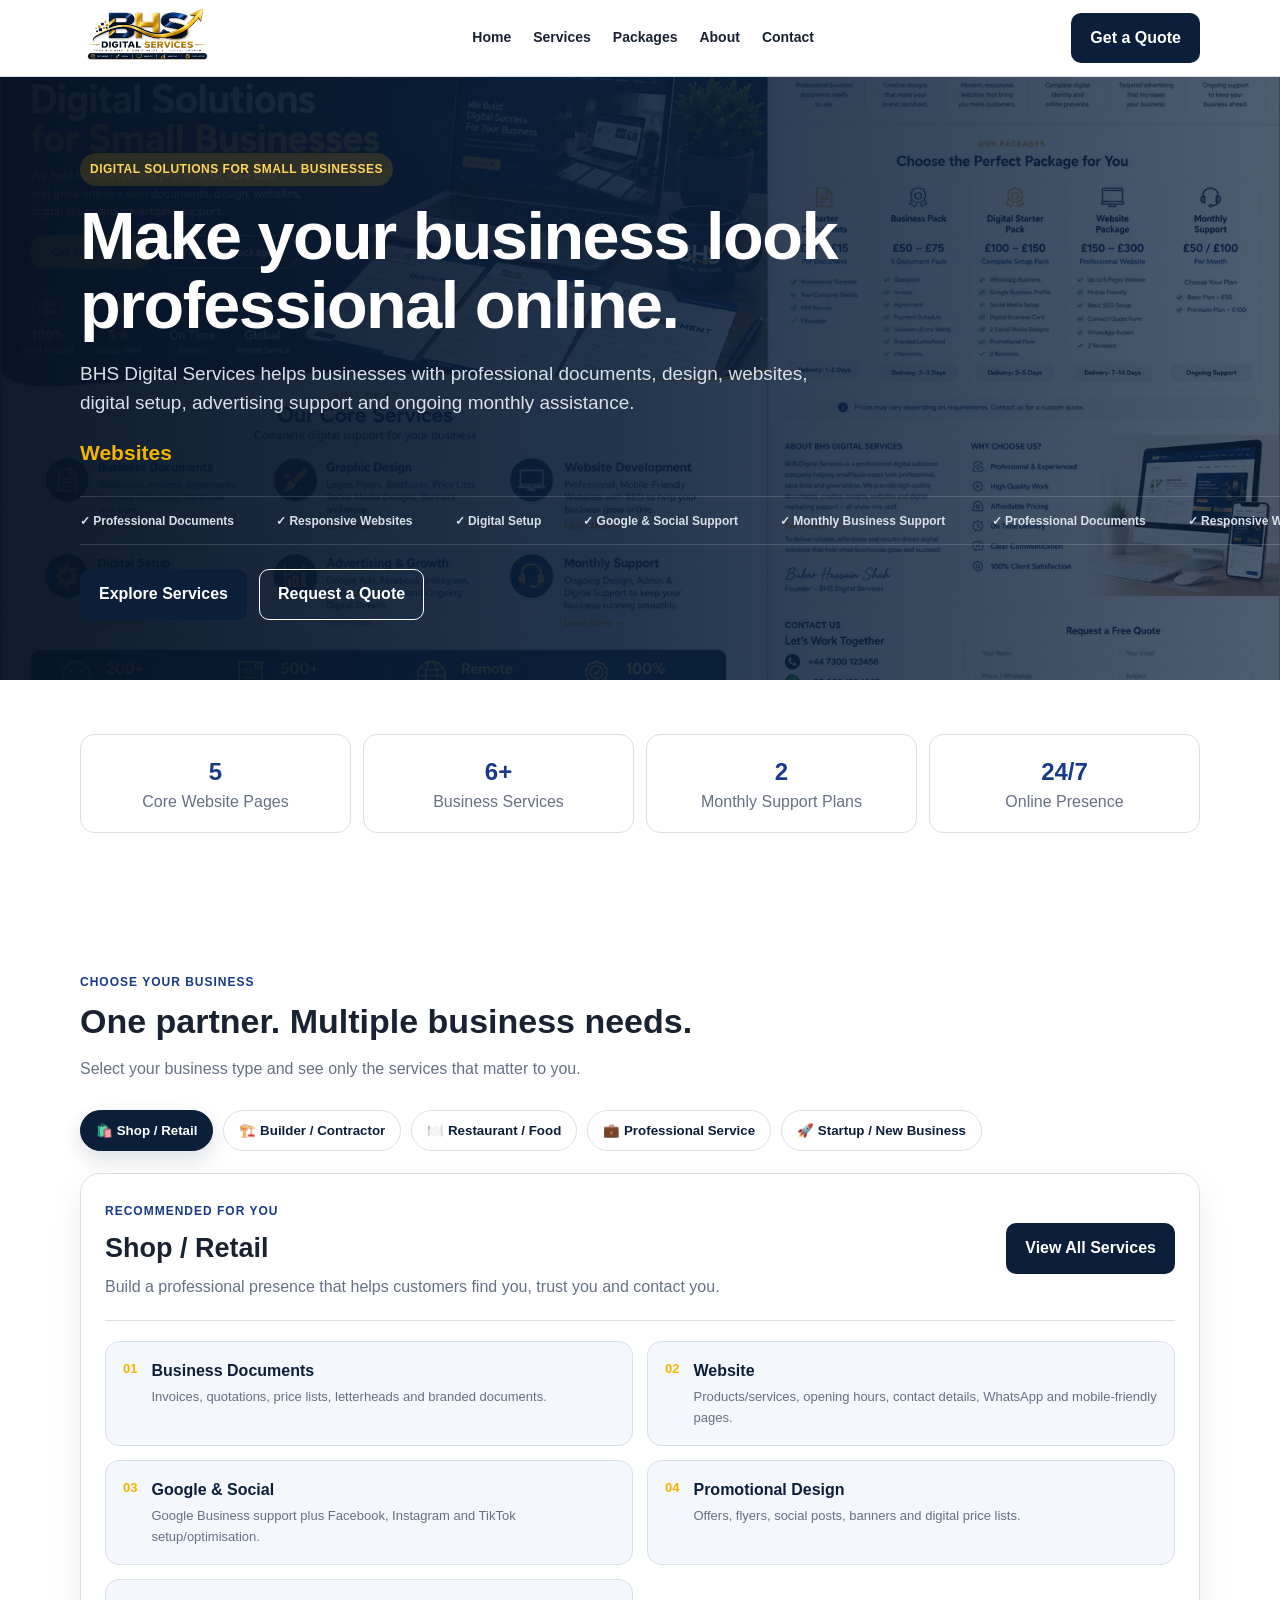
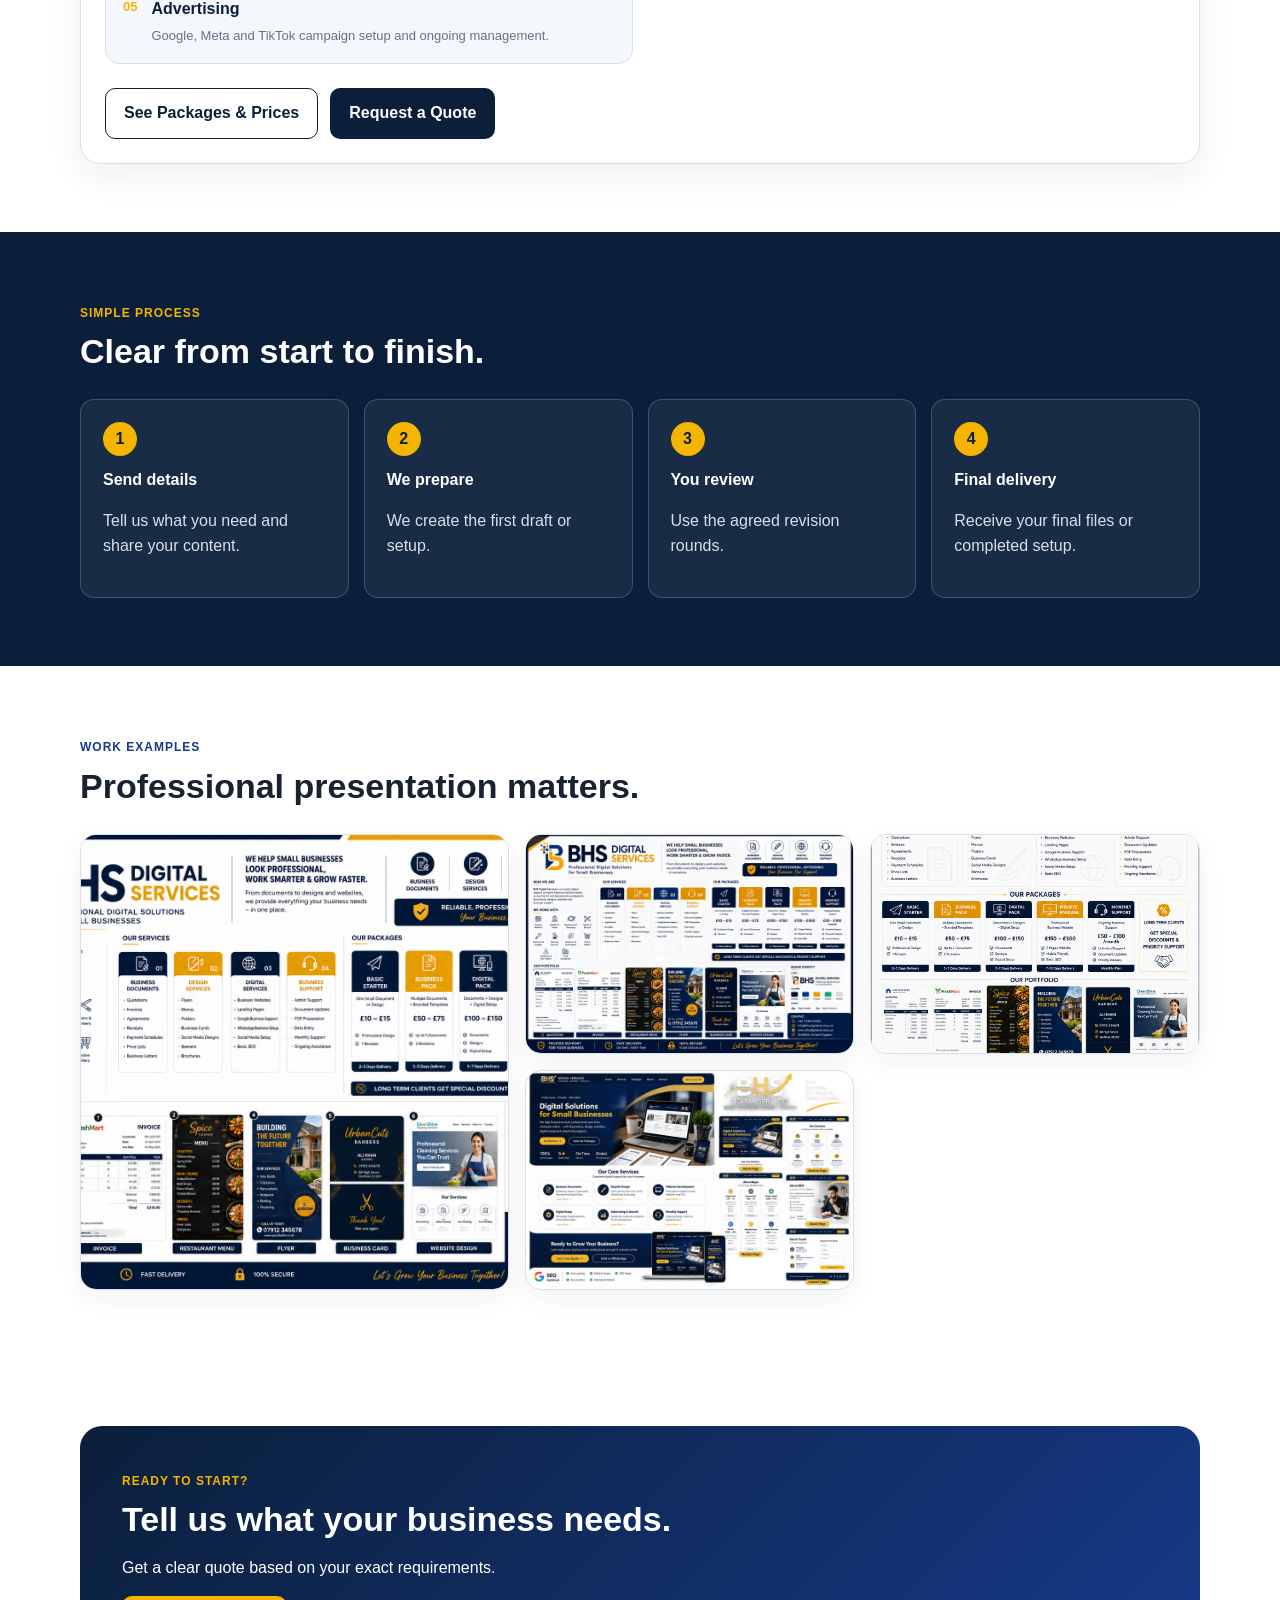
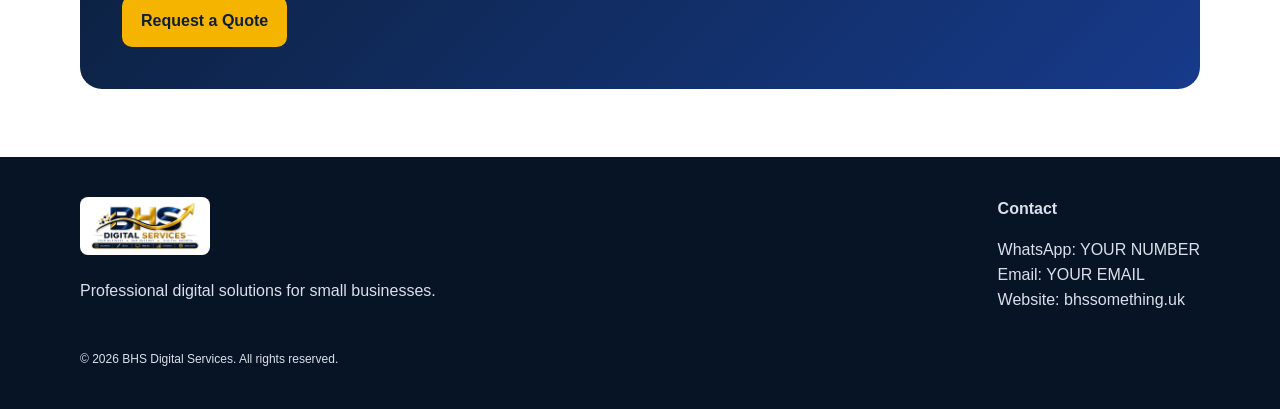
<file: index.html>
<!doctype html><html lang="en"><head>
<meta charset="utf-8"><meta name="viewport" content="width=device-width,initial-scale=1">
<title>BHS Digital Services | Websites, Documents & Digital Support</title><meta name="description" content="BHS Digital Services provides professional websites, business documents, design, digital setup, advertising support and monthly services for small businesses.">
<meta name="robots" content="index,follow"><meta name="theme-color" content="#0b1f3a">
<link rel="canonical" href="https://YOUR-DOMAIN.example/index.html">
<meta property="og:title" content="BHS Digital Services | Websites, Documents & Digital Support"><meta property="og:description" content="BHS Digital Services provides professional websites, business documents, design, digital setup, advertising support and monthly services for small businesses.">
<meta property="og:type" content="website"><link rel="stylesheet" href="assets/style.css">
</head><body><header><div class="container nav">
<a href="index.html"><img class="logo" src="assets/logo.png" alt="BHS Digital Services logo"></a>
<nav class="navlinks" id="mainNav">
  <a href="index.html">Home</a>
  <a href="services.html">Services</a>
  <a href="packages.html">Packages</a>
  <a href="about.html">About</a>
  <a href="contact.html">Contact</a>
</nav>

<a class="btn btn-primary header-quote" href="contact.html">Get a Quote</a>

<button class="menu-toggle" id="menuToggle" aria-label="Open menu" aria-expanded="false">
  ☰
</button>
</div></header><main>
<section class="hero"><div class="container hero-grid">
<div><span class="eyebrow">DIGITAL SOLUTIONS FOR SMALL BUSINESSES</span>
<h1>Make your business look professional online.</h1>
<p class="lead">BHS Digital Services helps businesses with professional documents, design, websites, digital setup, advertising support and ongoing monthly assistance.</p>
<div class="rolling-wrap" aria-live="polite"><span id="rollingWord" class="roll-word">Websites</span></div>
<div class="marquee"><div class="marquee-track">
<span>✓ Professional Documents</span><span>✓ Responsive Websites</span><span>✓ Digital Setup</span><span>✓ Google & Social Support</span><span>✓ Monthly Business Support</span>
<span>✓ Professional Documents</span><span>✓ Responsive Websites</span><span>✓ Digital Setup</span><span>✓ Google & Social Support</span><span>✓ Monthly Business Support</span>
</div></div>
<div class="actions"><a class="btn btn-primary" href="services.html">Explore Services</a><a class="btn btn-outline" href="contact.html">Request a Quote</a></div></div>
<div><img class="hero-img" src="assets/brand-showcase.png" alt="BHS Digital Services website and digital service showcase"></div>
</div></section>
<section style="padding-top:28px"><div class="container">
<div class="statbar">
<div class="stat"><b>5</b><span class="muted">Core Website Pages</span></div>
<div class="stat"><b>6+</b><span class="muted">Business Services</span></div>
<div class="stat"><b>2</b><span class="muted">Monthly Support Plans</span></div>
<div class="stat"><b>24/7</b><span class="muted">Online Presence</span></div>
</div></div></section>

<section id="business-needs">
<div class="container">
  <div class="section-head">
    <span class="kicker">Choose your business</span>
    <h2>One partner. Multiple business needs.</h2>
    <p class="muted">Select your business type and see only the services that matter to you.</p>
  </div>

  <div class="business-selector" role="tablist" aria-label="Business types">
    <button class="business-tab active" data-business="shop" role="tab">🛍️ Shop / Retail</button>
    <button class="business-tab" data-business="builder" role="tab">🏗️ Builder / Contractor</button>
    <button class="business-tab" data-business="restaurant" role="tab">🍽️ Restaurant / Food</button>
    <button class="business-tab" data-business="professional" role="tab">💼 Professional Service</button>
    <button class="business-tab" data-business="startup" role="tab">🚀 Startup / New Business</button>
  </div>

  <div id="businessContent" class="business-content"></div>
</div>
</section>

<script>
const businessData = {
 shop:{
  title:"Shop / Retail",
  intro:"Build a professional presence that helps customers find you, trust you and contact you.",
  services:[
   ["Business Documents","Invoices, quotations, price lists, letterheads and branded documents."],
   ["Website","Products/services, opening hours, contact details, WhatsApp and mobile-friendly pages."],
   ["Google & Social","Google Business support plus Facebook, Instagram and TikTok setup/optimisation."],
   ["Promotional Design","Offers, flyers, social posts, banners and digital price lists."],
   ["Advertising","Google, Meta and TikTok campaign setup and ongoing management."]
  ]
 },
 builder:{
  title:"Builder / Contractor",
  intro:"Present your building business professionally and make quotations, agreements and project information easy to understand.",
  services:[
   ["Professional Documents","Quotations, invoices, agreements, payment schedules, variations and branded letterheads."],
   ["Contractor Website","Services, projects, before/after work, enquiry forms, WhatsApp and mobile-first design."],
   ["Google Presence","Google Business support so local customers can discover your services."],
   ["Social Media","Facebook, Instagram and TikTok pages, project posts and promotional graphics."],
   ["Lead Advertising","Google, Meta and TikTok campaigns designed to generate local enquiries."]
  ]
 },
 restaurant:{
  title:"Restaurant / Food",
  intro:"Make your food business easy to discover, view and contact online.",
  services:[
   ["Digital Menu","Professional menu design for WhatsApp, website and social media."],
   ["Website","Menu, offers, location, opening hours, contact and mobile-friendly pages."],
   ["Google Business","Profile support, business information and local visibility setup."],
   ["Social Media","Instagram, Facebook and TikTok content, offers and promotional designs."],
   ["Advertising","Local campaigns to promote offers, launches and delivery/contact enquiries."]
  ]
 },
 professional:{
  title:"Professional Service",
  intro:"Give your service business a polished identity and a clear way for clients to contact you.",
  services:[
   ["Business Documents","Quotes, invoices, agreements, proposals, letterheads and branded PDFs."],
   ["Professional Website","Services, about, testimonials, contact, enquiry forms and responsive design."],
   ["Google & Social","Business profile and social account setup/optimisation."],
   ["Branding & Design","Digital business cards, social graphics, brochures and promotional material."],
   ["Advertising","Google, Meta and TikTok campaign setup and management."]
  ]
 },
 startup:{
  title:"Startup / New Business",
  intro:"Start with the essentials and build a professional business presence without paying for things you do not need.",
  services:[
   ["Business Identity","Logo, colours, digital business card and professional document style."],
   ["Starter Documents","Quotation, invoice, agreement and letterhead templates."],
   ["Online Presence","Website, Google Business support and social profile setup."],
   ["Launch Designs","Flyer, launch post, offer graphic and basic promotional assets."],
   ["Growth Support","Monthly support and advertising management when you are ready to grow."]
  ]
 }
};

function renderBusiness(key){
 const d=businessData[key];
 document.getElementById("businessContent").innerHTML =
 `<div class="business-panel reveal">
   <div class="business-panel-head">
    <div><span class="kicker">Recommended for you</span><h3>${d.title}</h3><p>${d.intro}</p></div>
    <a class="btn btn-primary" href="services.html">View All Services</a>
   </div>
   <div class="business-service-grid">
    ${d.services.map((x,i)=>`<div class="business-service"><span>${String(i+1).padStart(2,"0")}</span><div><h4>${x[0]}</h4><p>${x[1]}</p></div></div>`).join("")}
   </div>
   <div class="actions"><a class="btn btn-outline" href="packages.html">See Packages & Prices</a><a class="btn btn-primary" href="contact.html">Request a Quote</a></div>
  </div>`;
}
document.querySelectorAll(".business-tab").forEach(btn=>{
 btn.addEventListener("click",()=>{
  document.querySelectorAll(".business-tab").forEach(b=>b.classList.remove("active"));
  btn.classList.add("active");
  renderBusiness(btn.dataset.business);
 });
});
renderBusiness("shop");
</script>

<section class="band"><div class="container"><div class="section-head"><span class="kicker" style="color:#f5b400">Simple process</span><h2>Clear from start to finish.</h2></div>
<div class="steps"><div class="step"><div class="num">1</div><b>Send details</b><p class="muted">Tell us what you need and share your content.</p></div><div class="step"><div class="num">2</div><b>We prepare</b><p class="muted">We create the first draft or setup.</p></div><div class="step"><div class="num">3</div><b>You review</b><p class="muted">Use the agreed revision rounds.</p></div><div class="step"><div class="num">4</div><b>Final delivery</b><p class="muted">Receive your final files or completed setup.</p></div></div></div></section>
<section><div class="container"><div class="section-head"><span class="kicker">Work examples</span><h2>Professional presentation matters.</h2></div>
<div class="gallery"><img src="assets/portfolio-branding.png" alt="BHS branding example"><img src="assets/portfolio-documents.png" alt="BHS business document design"><img src="assets/portfolio-marketing.png" alt="BHS marketing design"><img src="assets/portfolio-ui.png" alt="BHS website interface design"></div></div></section>
<section><div class="container"><div class="cta"><span class="kicker" style="color:#f5b400">Ready to start?</span><h2>Tell us what your business needs.</h2><p>Get a clear quote based on your exact requirements.</p><a class="btn btn-gold" href="contact.html">Request a Quote</a></div></div></section>
<script>
const words=["Websites","Business Documents","Branding & Design","Digital Setup","Google & Social Ads","Monthly Support"];
let wi=0;
const rw=document.getElementById("rollingWord");
setInterval(()=>{wi=(wi+1)%words.length;rw.classList.remove("roll-word");void rw.offsetWidth;rw.textContent=words[wi];rw.classList.add("roll-word")},1900);
</script></main><footer><div class="container footer-grid">
<div><img class="footer-logo" src="assets/logo.png" alt="BHS Digital Services"><p>Professional digital solutions for small businesses.</p></div>
<div><strong>Contact</strong><p>WhatsApp: YOUR NUMBER<br>Email: YOUR EMAIL<br>Website: bhssomething.uk</p></div>
</div><div class="container" style="margin-top:22px;font-size:12px">© 2026 BHS Digital Services. All rights reserved.</div></footer><script>
const menuToggle = document.getElementById('menuToggle');
const mainNav = document.getElementById('mainNav');

if (menuToggle && mainNav) {
  menuToggle.addEventListener('click', function () {
    const isOpen = mainNav.classList.toggle('menu-open');

    menuToggle.setAttribute(
      'aria-expanded',
      isOpen ? 'true' : 'false'
    );

    menuToggle.innerHTML = isOpen ? '✕' : '☰';
  });

  mainNav.querySelectorAll('a').forEach(function(link) {
    link.addEventListener('click', function() {
      mainNav.classList.remove('menu-open');
      menuToggle.setAttribute('aria-expanded', 'false');
      menuToggle.innerHTML = '☰';
    });
  });
}
</script></body></html>
</file>
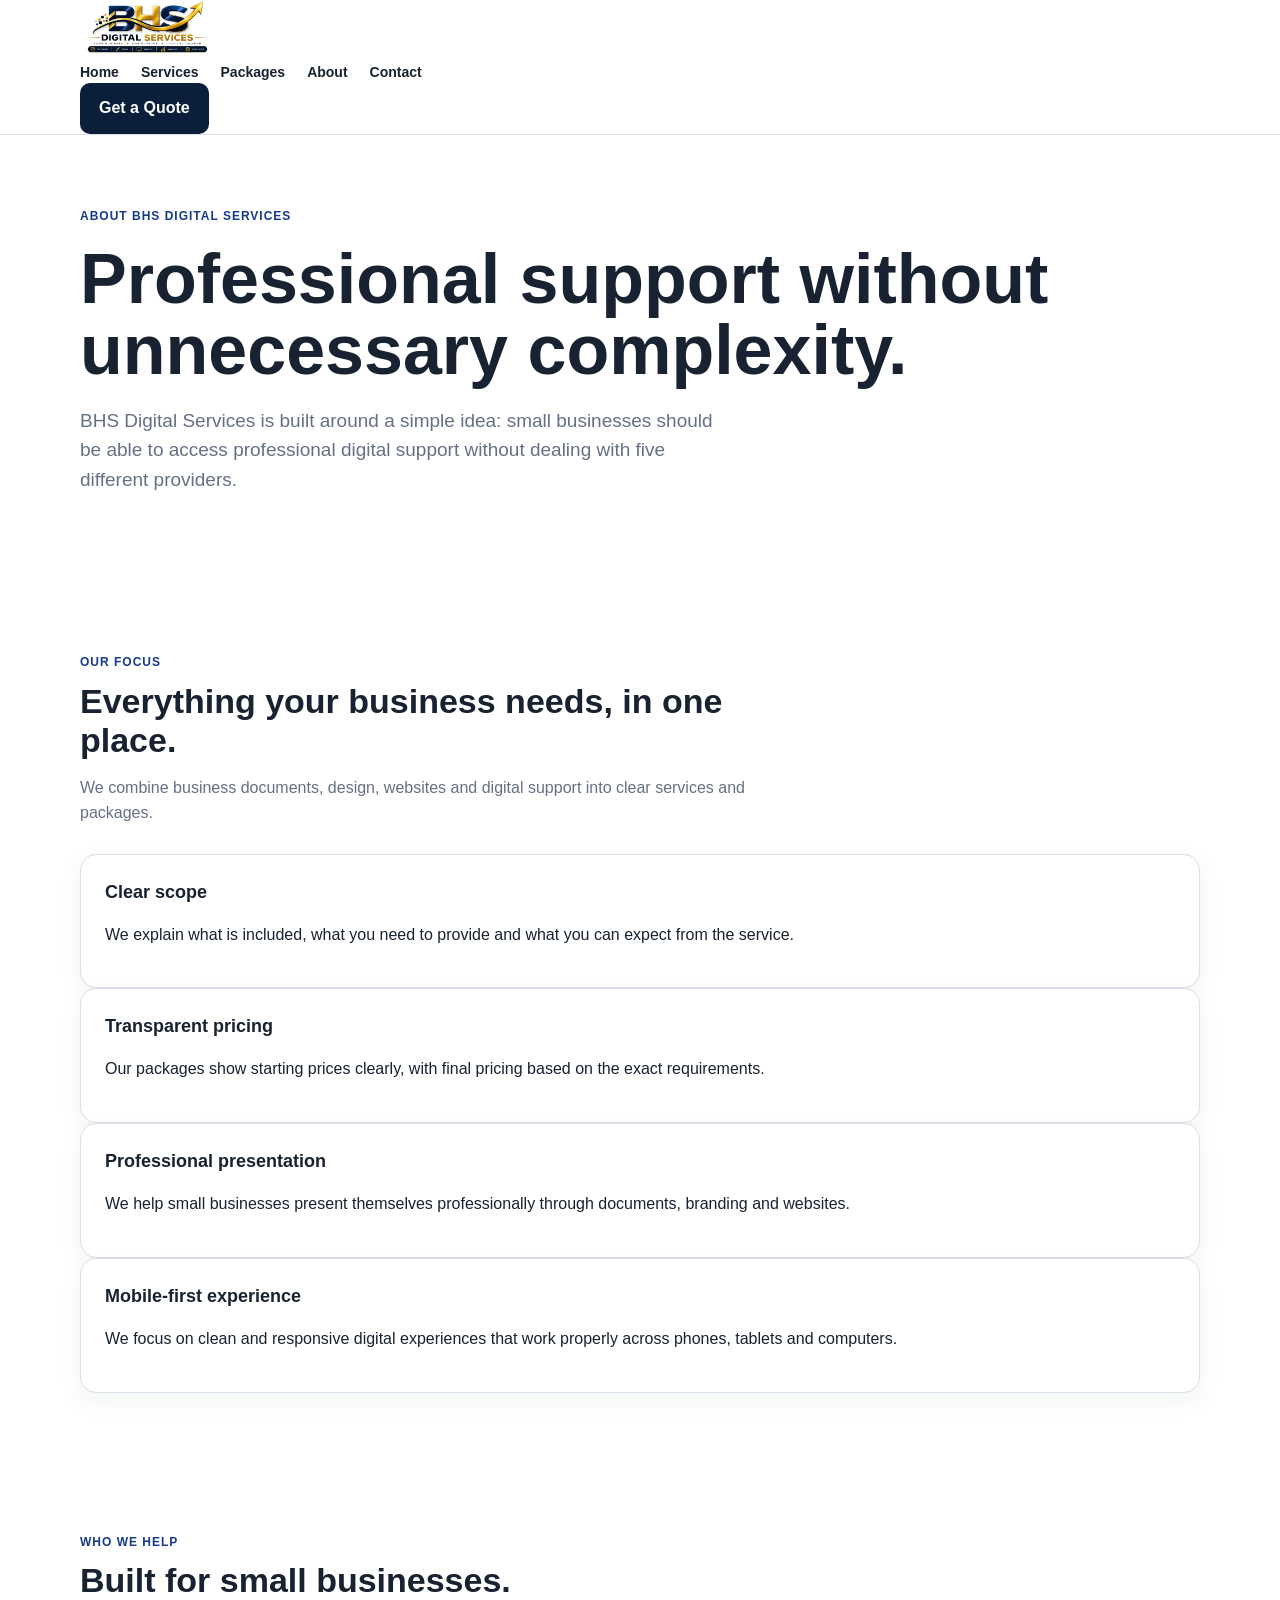
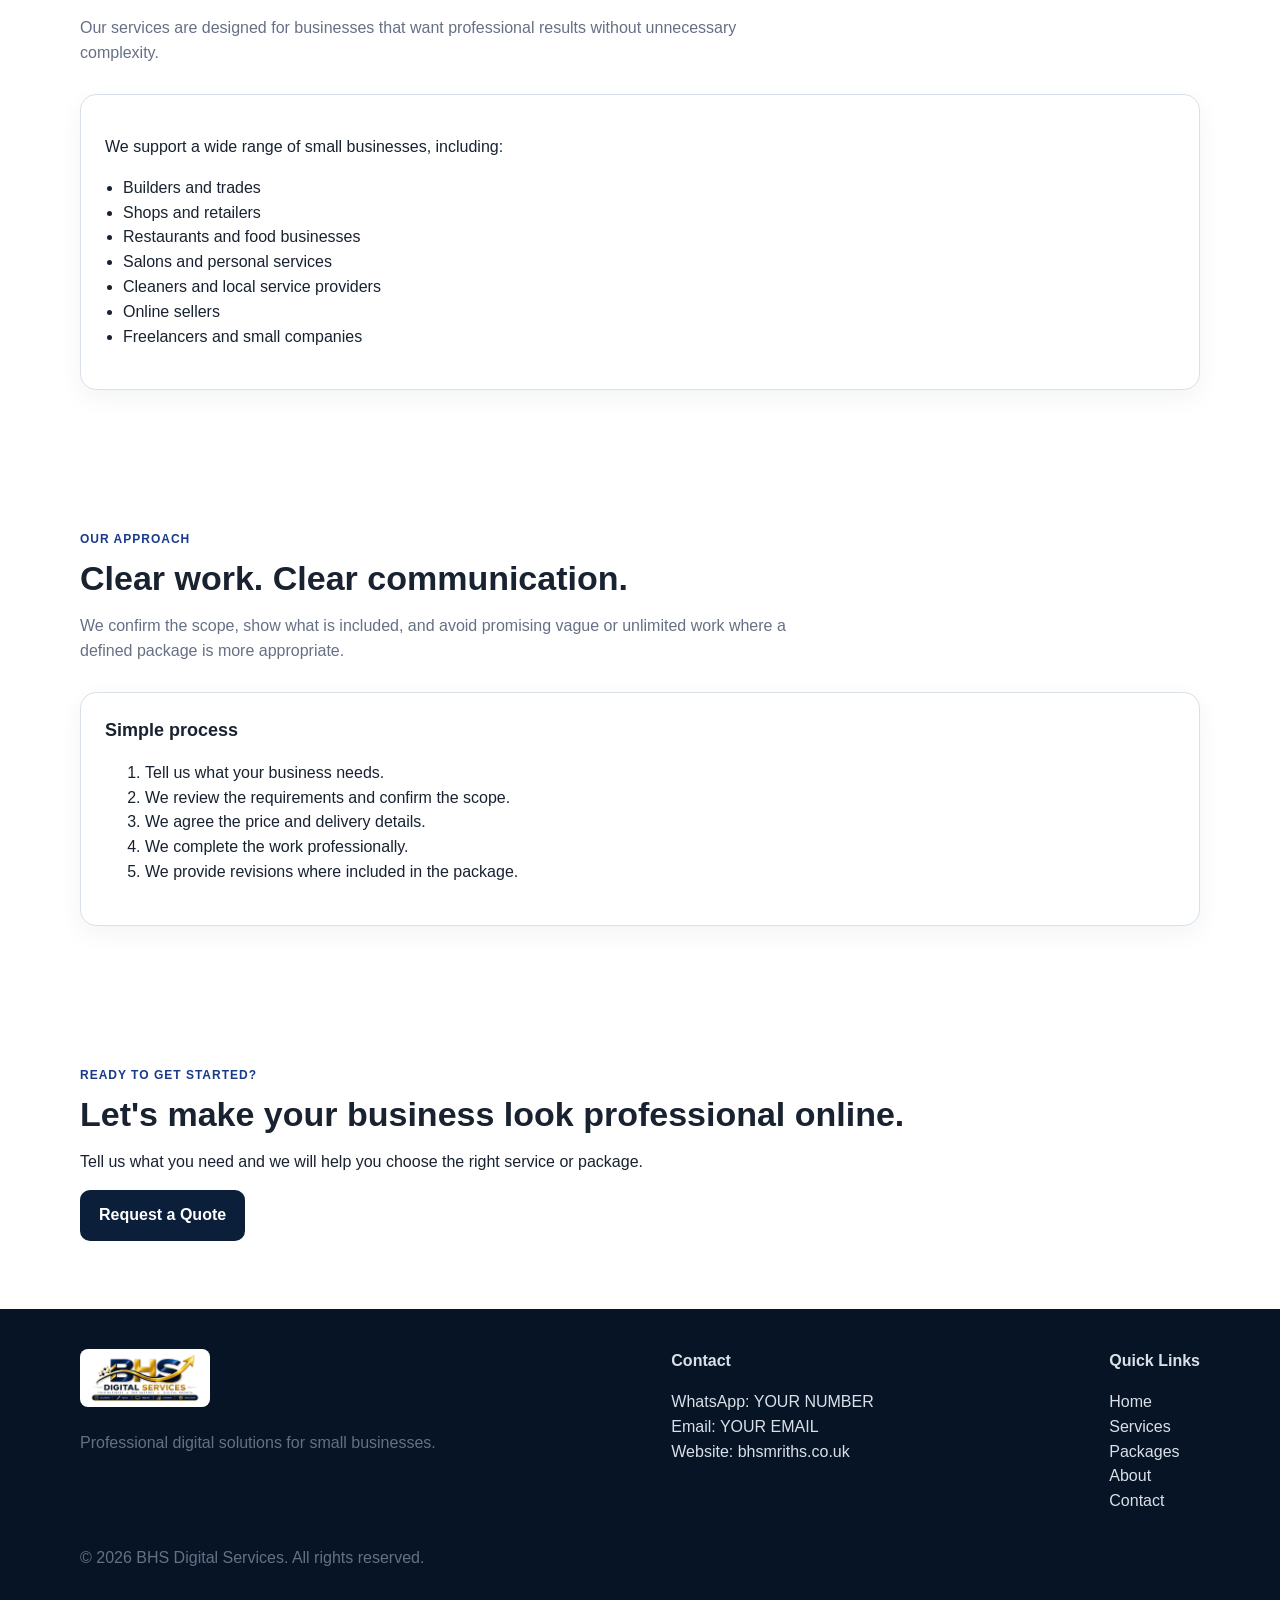
<file: about.html>
<!doctype html>
<html lang="en">
<head>
  <meta charset="utf-8">
  <meta name="viewport" content="width=device-width, initial-scale=1">

  <title>About BHS Digital Services</title>

  <meta name="description" content="Learn about BHS Digital Services and our approach to professional digital support for small businesses.">
  <meta name="robots" content="index,follow">
  <meta name="theme-color" content="#0b1f3a">

  <link rel="stylesheet" href="assets/style.css">
</head>

<body>

<!-- ================= HEADER ================= -->
<header class="site-header">
  <div class="container header-inner">

    <a href="index.html" class="brand">
      <img
        class="logo"
        src="assets/logo.png"
        alt="BHS Digital Services"
      >
    </a>

    <nav class="navlinks" id="mainNav">
      <a href="index.html">Home</a>
      <a href="services.html">Services</a>
      <a href="packages.html">Packages</a>
      <a href="about.html">About</a>
      <a href="contact.html">Contact</a>
    </nav>

    <a
      class="btn btn-primary header-quote"
      href="contact.html"
    >
      Get a Quote
    </a>

    <button
      class="menu-toggle"
      id="menuToggle"
      type="button"
      aria-label="Open menu"
      aria-expanded="false"
    >
      ☰
    </button>

  </div>
</header>


<!-- ================= MAIN ================= -->
<main>

  <section class="page-hero">
    <div class="container">

      <span class="kicker">
        ABOUT BHS DIGITAL SERVICES
      </span>

      <h1>
        Professional support without unnecessary complexity.
      </h1>

      <p class="lead">
        BHS Digital Services is built around a simple idea:
        small businesses should be able to access professional
        digital support without dealing with five different providers.
      </p>

    </div>
  </section>


  <section>
    <div class="container">

      <div class="section-head">
        <span class="kicker">OUR FOCUS</span>

        <h2>
          Everything your business needs, in one place.
        </h2>

        <p class="muted">
          We combine business documents, design, websites and
          digital support into clear services and packages.
        </p>
      </div>


      <div class="cards-grid">

        <article class="card">
          <h3>Clear scope</h3>
          <p>
            We explain what is included, what you need to provide
            and what you can expect from the service.
          </p>
        </article>

        <article class="card">
          <h3>Transparent pricing</h3>
          <p>
            Our packages show starting prices clearly, with final
            pricing based on the exact requirements.
          </p>
        </article>

        <article class="card">
          <h3>Professional presentation</h3>
          <p>
            We help small businesses present themselves professionally
            through documents, branding and websites.
          </p>
        </article>

        <article class="card">
          <h3>Mobile-first experience</h3>
          <p>
            We focus on clean and responsive digital experiences
            that work properly across phones, tablets and computers.
          </p>
        </article>

      </div>

    </div>
  </section>


  <section>
    <div class="container">

      <div class="section-head">
        <span class="kicker">WHO WE HELP</span>

        <h2>
          Built for small businesses.
        </h2>

        <p class="muted">
          Our services are designed for businesses that want
          professional results without unnecessary complexity.
        </p>
      </div>


      <div class="card">

        <p>
          We support a wide range of small businesses, including:
        </p>

        <ul>
          <li>Builders and trades</li>
          <li>Shops and retailers</li>
          <li>Restaurants and food businesses</li>
          <li>Salons and personal services</li>
          <li>Cleaners and local service providers</li>
          <li>Online sellers</li>
          <li>Freelancers and small companies</li>
        </ul>

      </div>

    </div>
  </section>


  <section>
    <div class="container">

      <div class="section-head">
        <span class="kicker">OUR APPROACH</span>

        <h2>
          Clear work. Clear communication.
        </h2>

        <p class="muted">
          We confirm the scope, show what is included, and avoid
          promising vague or unlimited work where a defined package
          is more appropriate.
        </p>
      </div>


      <div class="card">

        <h3>
          Simple process
        </h3>

        <ol>
          <li>Tell us what your business needs.</li>
          <li>We review the requirements and confirm the scope.</li>
          <li>We agree the price and delivery details.</li>
          <li>We complete the work professionally.</li>
          <li>We provide revisions where included in the package.</li>
        </ol>

      </div>

    </div>
  </section>


  <section>
    <div class="container">

      <div class="cta-box">

        <span class="kicker">
          READY TO GET STARTED?
        </span>

        <h2>
          Let's make your business look professional online.
        </h2>

        <p>
          Tell us what you need and we will help you choose
          the right service or package.
        </p>

        <a
          class="btn btn-primary"
          href="contact.html"
        >
          Request a Quote
        </a>

      </div>

    </div>
  </section>

</main>


<!-- ================= FOOTER ================= -->
<footer>
  <div class="container footer-grid">

    <div>
      <a href="index.html">
        <img
          class="footer-logo"
          src="assets/logo.png"
          alt="BHS Digital Services"
        >
      </a>

      <p class="muted">
        Professional digital solutions for small businesses.
      </p>
    </div>


    <div>
      <strong>Contact</strong>

      <p>
        WhatsApp: YOUR NUMBER<br>
        Email: YOUR EMAIL<br>
        Website: bhsmriths.co.uk
      </p>
    </div>


    <div>
      <strong>Quick Links</strong>

      <p>
        <a href="index.html">Home</a><br>
        <a href="services.html">Services</a><br>
        <a href="packages.html">Packages</a><br>
        <a href="about.html">About</a><br>
        <a href="contact.html">Contact</a>
      </p>
    </div>

  </div>

  <div class="container">
    <p class="muted">
      © 2026 BHS Digital Services. All rights reserved.
    </p>
  </div>
</footer>


<!-- ================= MOBILE MENU ================= -->
<script>
const menuToggle = document.getElementById("menuToggle");
const mainNav = document.getElementById("mainNav");

if (menuToggle && mainNav) {

  menuToggle.addEventListener("click", function () {

    const isOpen = mainNav.classList.toggle("menu-open");

    menuToggle.setAttribute(
      "aria-expanded",
      isOpen ? "true" : "false"
    );

    menuToggle.innerHTML = isOpen ? "×" : "☰";

  });


  mainNav.querySelectorAll("a").forEach(function(link) {

    link.addEventListener("click", function() {

      mainNav.classList.remove("menu-open");

      menuToggle.setAttribute(
        "aria-expanded",
        "false"
      );

      menuToggle.innerHTML = "☰";

    });

  });

}
</script>

</body>
</html>
</file>
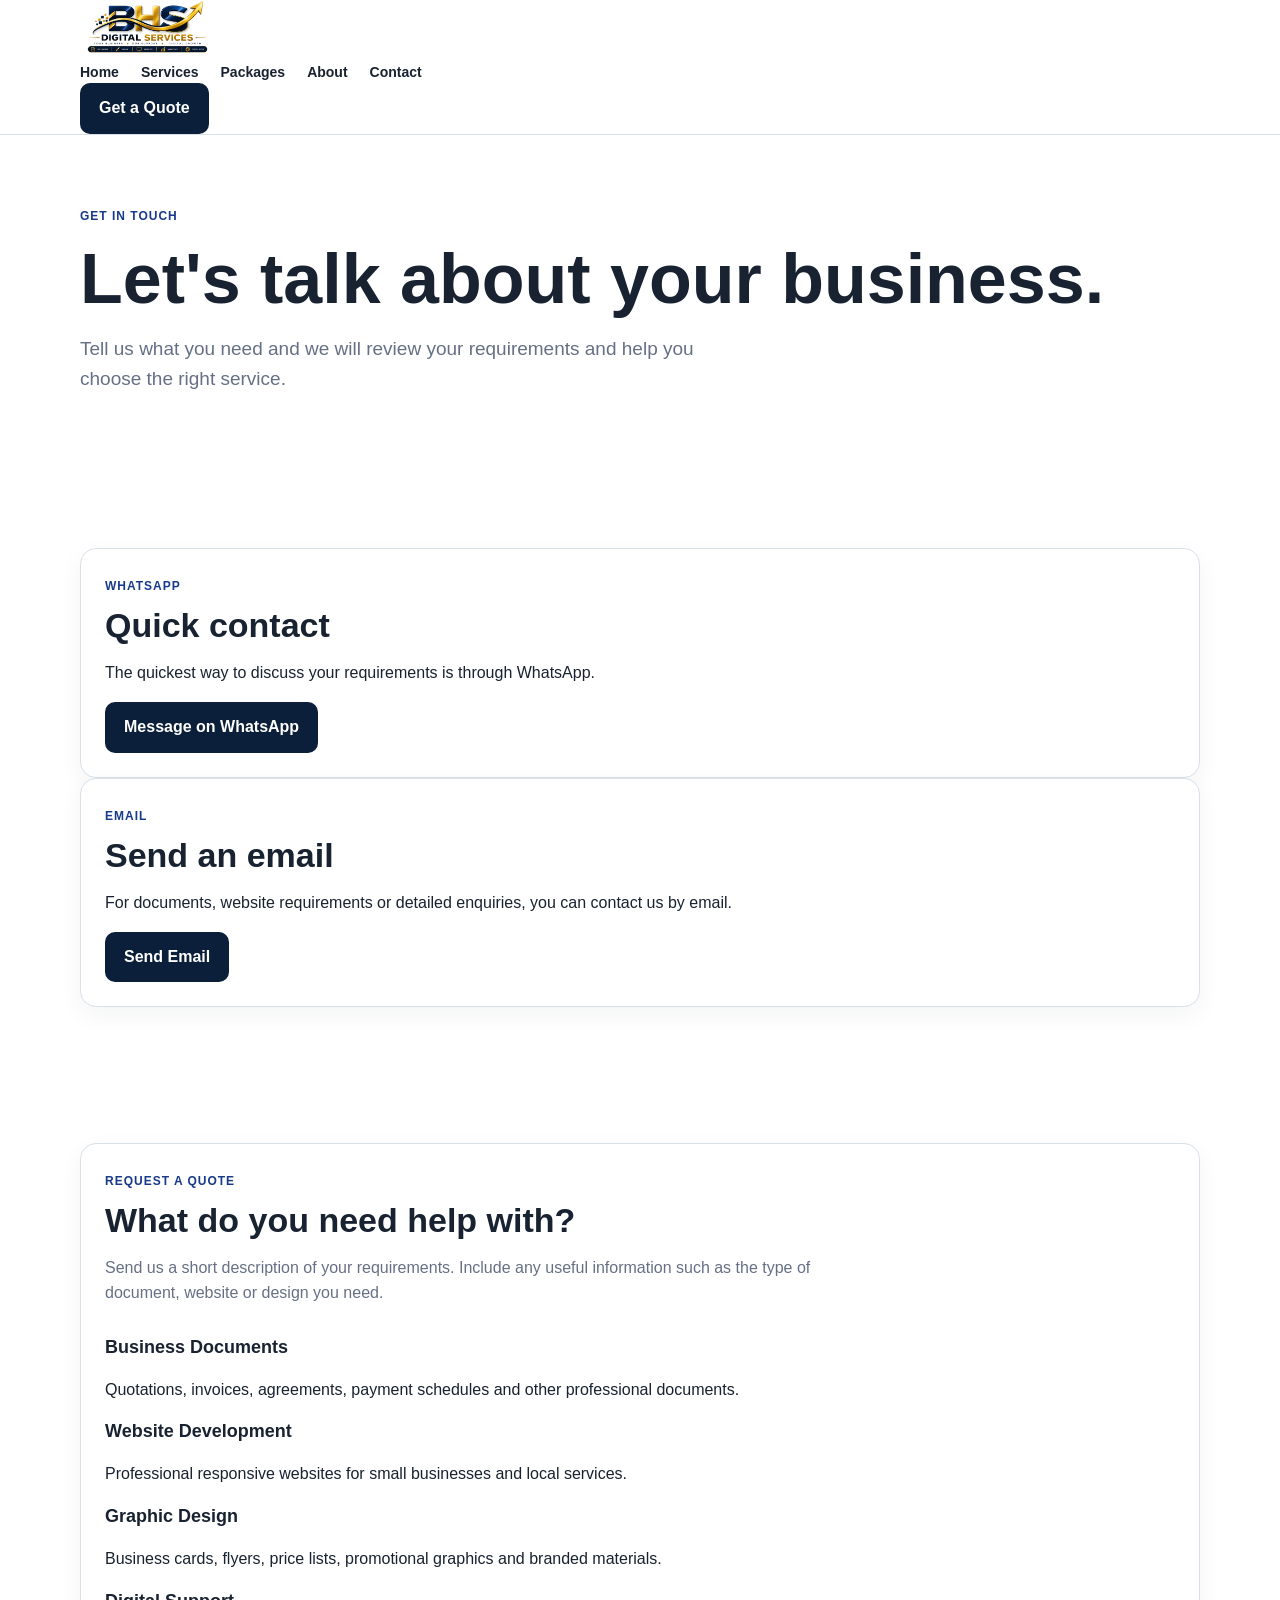
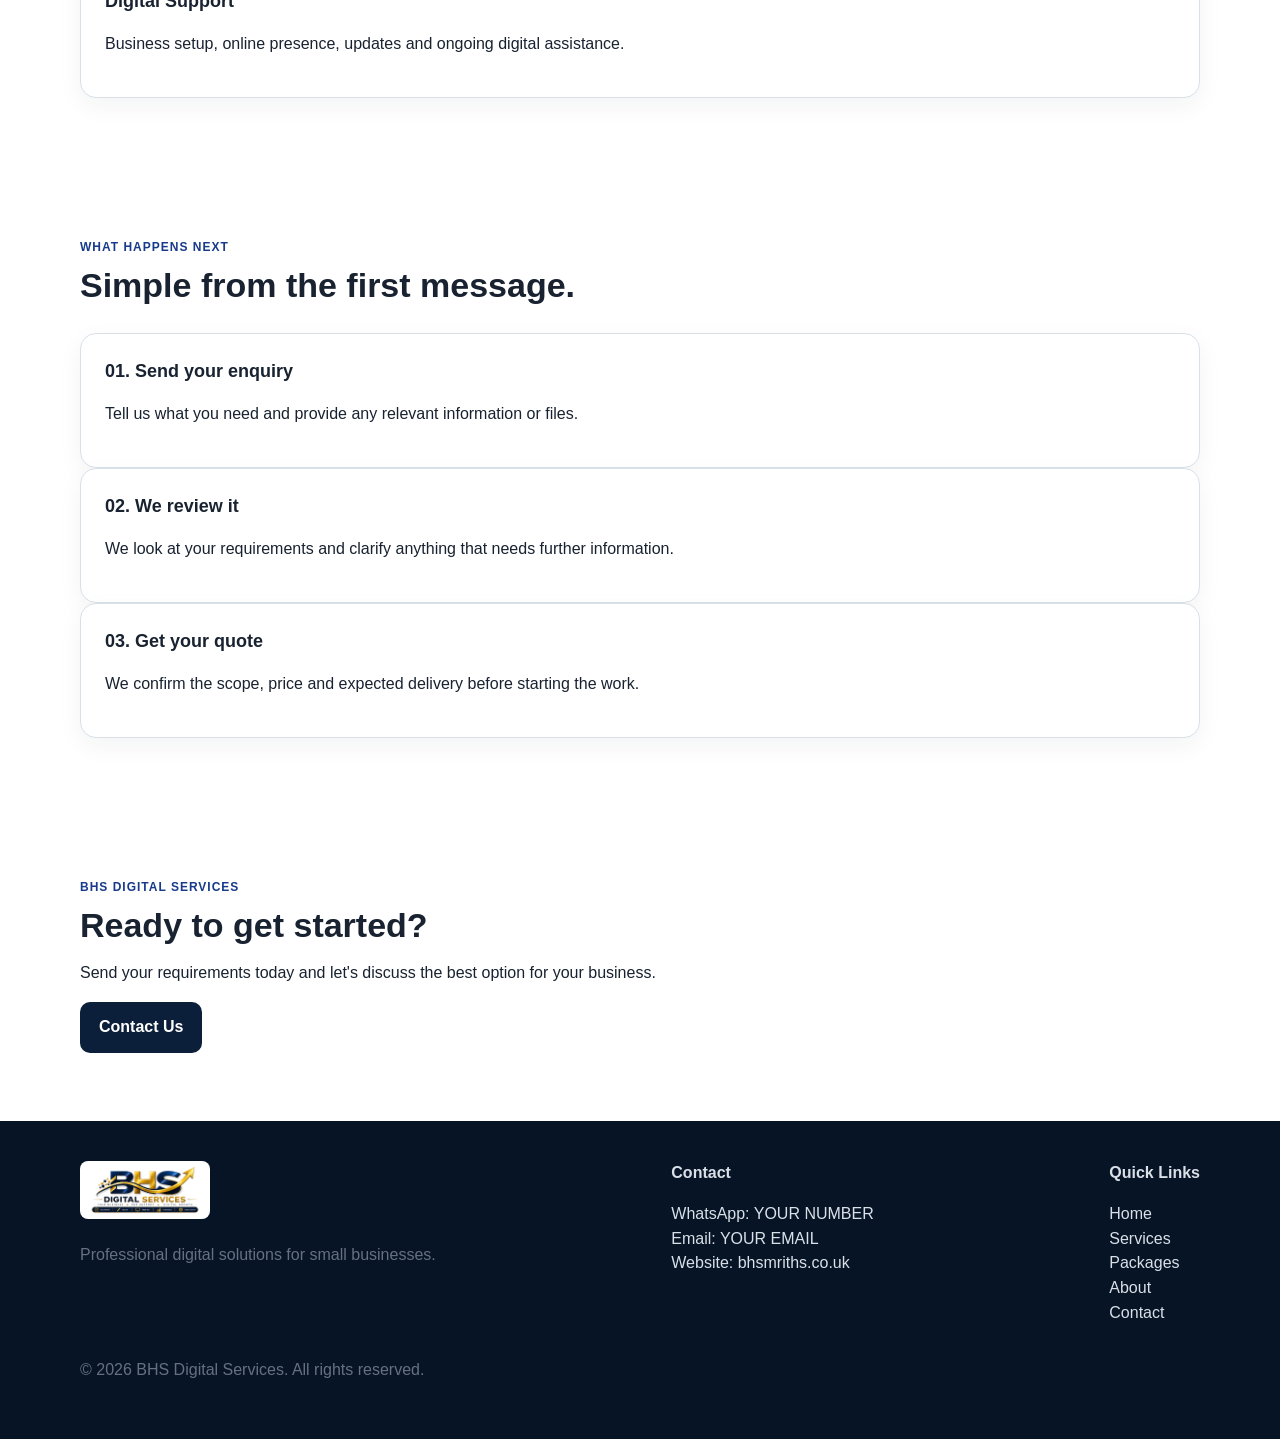
<file: contact.html>
<!doctype html>
<html lang="en">

<head>
  <meta charset="utf-8">
  <meta name="viewport" content="width=device-width, initial-scale=1">

  <title>Contact | BHS Digital Services</title>

  <meta name="description" content="Contact BHS Digital Services for professional business documents, design, websites, digital setup and marketing support.">
  <meta name="robots" content="index,follow">
  <meta name="theme-color" content="#0b1f3a">

  <link rel="stylesheet" href="assets/style.css">
</head>

<body>

<!-- ================= HEADER ================= -->

<header class="site-header">

  <div class="container header-inner">

    <a href="index.html" class="brand">
      <img
        class="logo"
        src="assets/logo.png"
        alt="BHS Digital Services"
      >
    </a>

    <nav class="navlinks" id="mainNav">

      <a href="index.html">Home</a>

      <a href="services.html">Services</a>

      <a href="packages.html">Packages</a>

      <a href="about.html">About</a>

      <a href="contact.html">Contact</a>

    </nav>

    <a
      class="btn btn-primary header-quote"
      href="contact.html"
    >
      Get a Quote
    </a>

    <button
      class="menu-toggle"
      id="menuToggle"
      type="button"
      aria-label="Open menu"
      aria-expanded="false"
    >
      ☰
    </button>

  </div>

</header>


<!-- ================= MAIN ================= -->

<main>

  <!-- CONTACT INTRO -->

  <section class="page-hero">

    <div class="container">

      <span class="kicker">
        GET IN TOUCH
      </span>

      <h1>
        Let's talk about your business.
      </h1>

      <p class="lead">
        Tell us what you need and we will review your
        requirements and help you choose the right service.
      </p>

    </div>

  </section>


  <!-- CONTACT DETAILS -->

  <section>

    <div class="container">

      <div class="cards-grid">


        <!-- WHATSAPP -->

        <article class="card">

          <span class="kicker">
            WHATSAPP
          </span>

          <h2>
            Quick contact
          </h2>

          <p>
            The quickest way to discuss your requirements
            is through WhatsApp.
          </p>

          <a
            class="btn btn-primary"
            href="https://wa.me/YOURNUMBER"
          >
            Message on WhatsApp
          </a>

        </article>


        <!-- EMAIL -->

        <article class="card">

          <span class="kicker">
            EMAIL
          </span>

          <h2>
            Send an email
          </h2>

          <p>
            For documents, website requirements or detailed
            enquiries, you can contact us by email.
          </p>

          <a
            class="btn btn-primary"
            href="mailto:YOUREMAIL@example.com"
          >
            Send Email
          </a>

        </article>


      </div>

    </div>

  </section>


  <!-- QUOTE -->

  <section>

    <div class="container">

      <div class="card">

        <div class="section-head">

          <span class="kicker">
            REQUEST A QUOTE
          </span>

          <h2>
            What do you need help with?
          </h2>

          <p class="muted">
            Send us a short description of your requirements.
            Include any useful information such as the type
            of document, website or design you need.
          </p>

        </div>


        <div class="cards-grid">


          <div>

            <h3>
              Business Documents
            </h3>

            <p>
              Quotations, invoices, agreements, payment
              schedules and other professional documents.
            </p>

          </div>


          <div>

            <h3>
              Website Development
            </h3>

            <p>
              Professional responsive websites for small
              businesses and local services.
            </p>

          </div>


          <div>

            <h3>
              Graphic Design
            </h3>

            <p>
              Business cards, flyers, price lists,
              promotional graphics and branded materials.
            </p>

          </div>


          <div>

            <h3>
              Digital Support
            </h3>

            <p>
              Business setup, online presence, updates
              and ongoing digital assistance.
            </p>

          </div>


        </div>

      </div>

    </div>

  </section>


  <!-- SIMPLE PROCESS -->

  <section>

    <div class="container">

      <div class="section-head">

        <span class="kicker">
          WHAT HAPPENS NEXT
        </span>

        <h2>
          Simple from the first message.
        </h2>

      </div>


      <div class="cards-grid">


        <article class="card">

          <h3>
            01. Send your enquiry
          </h3>

          <p>
            Tell us what you need and provide any relevant
            information or files.
          </p>

        </article>


        <article class="card">

          <h3>
            02. We review it
          </h3>

          <p>
            We look at your requirements and clarify anything
            that needs further information.
          </p>

        </article>


        <article class="card">

          <h3>
            03. Get your quote
          </h3>

          <p>
            We confirm the scope, price and expected delivery
            before starting the work.
          </p>

        </article>


      </div>

    </div>

  </section>


  <!-- FINAL CTA -->

  <section>

    <div class="container">

      <div class="cta-box">

        <span class="kicker">
          BHS DIGITAL SERVICES
        </span>

        <h2>
          Ready to get started?
        </h2>

        <p>
          Send your requirements today and let's discuss
          the best option for your business.
        </p>

        <a
          class="btn btn-primary"
          href="mailto:YOUREMAIL@example.com"
        >
          Contact Us
        </a>

      </div>

    </div>

  </section>

</main>


<!-- ================= FOOTER ================= -->

<footer>

  <div class="container footer-grid">


    <div>

      <a href="index.html">

        <img
          class="footer-logo"
          src="assets/logo.png"
          alt="BHS Digital Services"
        >

      </a>

      <p class="muted">
        Professional digital solutions for small businesses.
      </p>

    </div>


    <div>

      <strong>
        Contact
      </strong>

      <p>
        WhatsApp: YOUR NUMBER<br>
        Email: YOUR EMAIL<br>
        Website: bhsmriths.co.uk
      </p>

    </div>


    <div>

      <strong>
        Quick Links
      </strong>

      <p>

        <a href="index.html">Home</a><br>

        <a href="services.html">Services</a><br>

        <a href="packages.html">Packages</a><br>

        <a href="about.html">About</a><br>

        <a href="contact.html">Contact</a>

      </p>

    </div>


  </div>


  <div class="container">

    <p class="muted">
      © 2026 BHS Digital Services. All rights reserved.
    </p>

  </div>

</footer>


<!-- ================= MOBILE MENU ================= -->

<script>

const menuToggle =
  document.getElementById("menuToggle");

const mainNav =
  document.getElementById("mainNav");


if (menuToggle && mainNav) {

  menuToggle.addEventListener("click", function () {

    const isOpen =
      mainNav.classList.toggle("menu-open");

    menuToggle.setAttribute(
      "aria-expanded",
      isOpen ? "true" : "false"
    );

    menuToggle.innerHTML =
      isOpen ? "×" : "☰";

  });


  mainNav.querySelectorAll("a").forEach(function(link) {

    link.addEventListener("click", function() {

      mainNav.classList.remove("menu-open");

      menuToggle.setAttribute(
        "aria-expanded",
        "false"
      );

      menuToggle.innerHTML = "☰";

    });

  });

}

</script>

</body>
  </html>
</file>
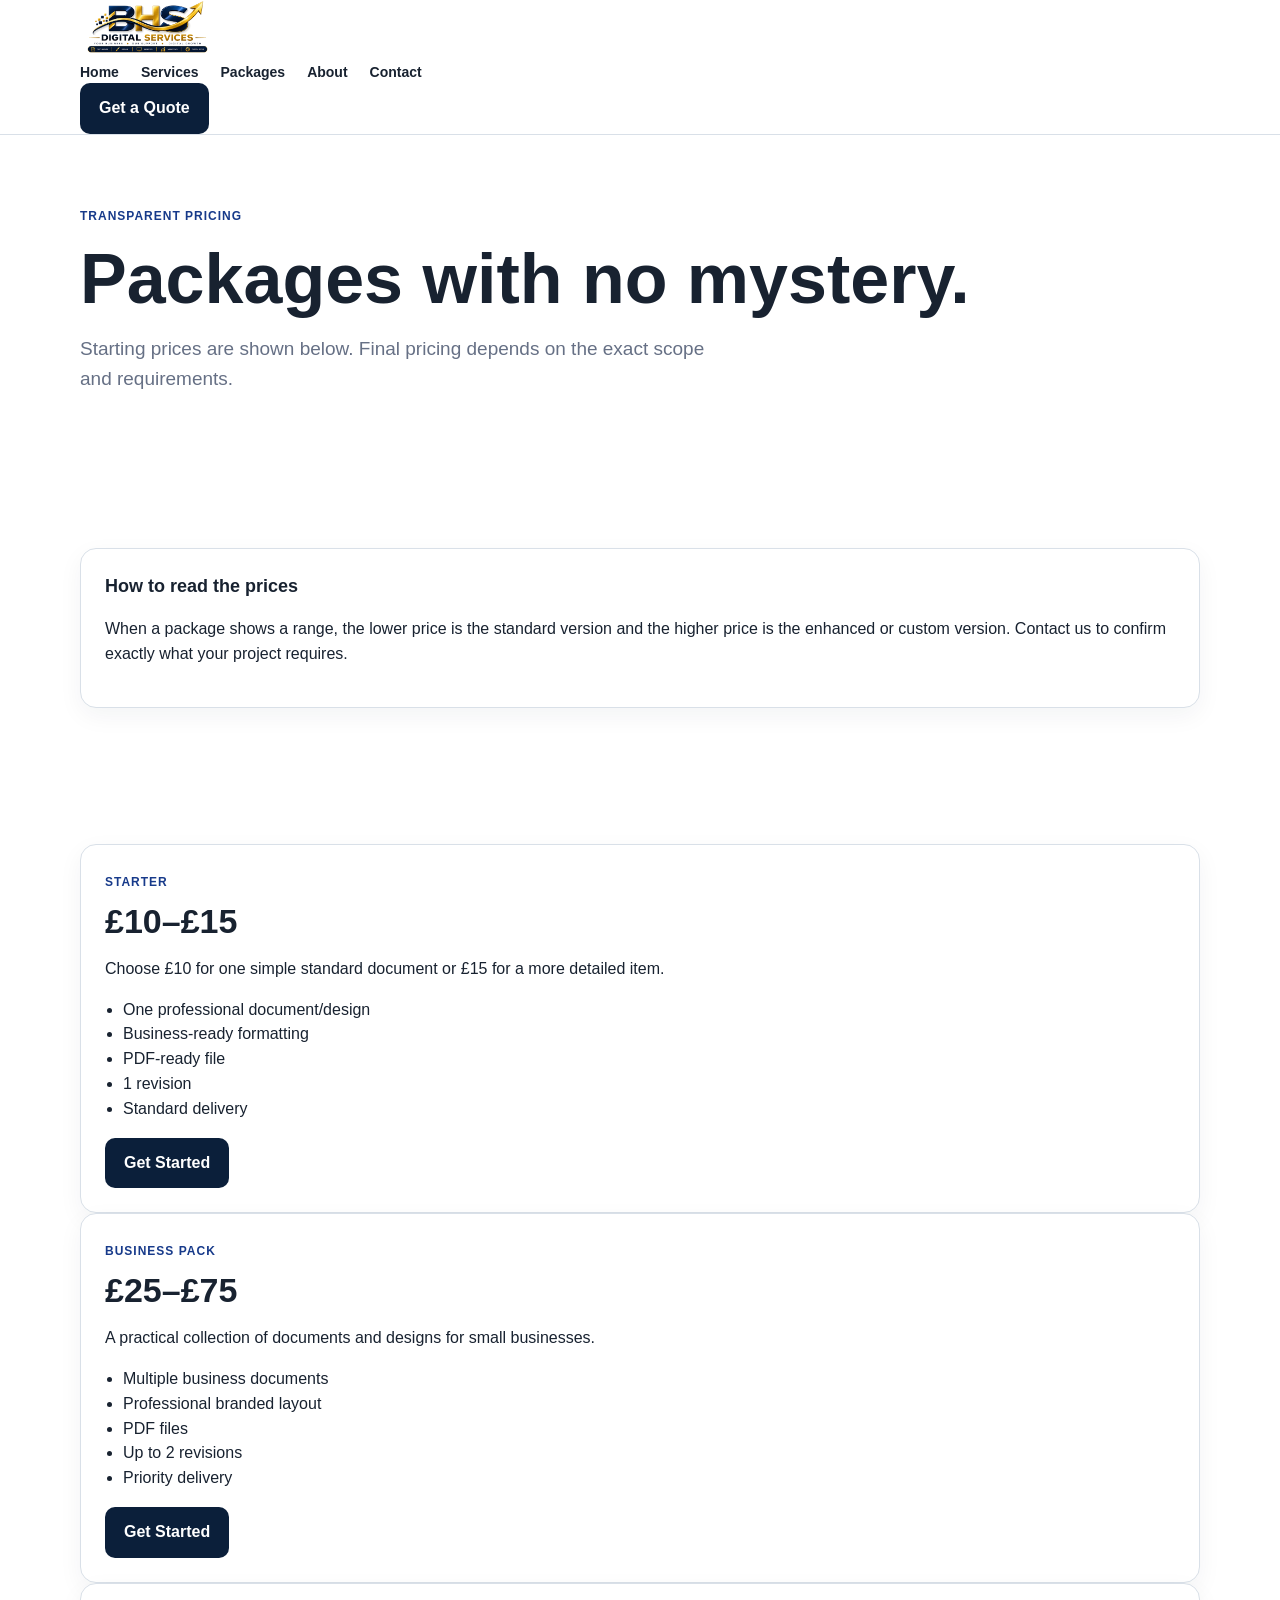
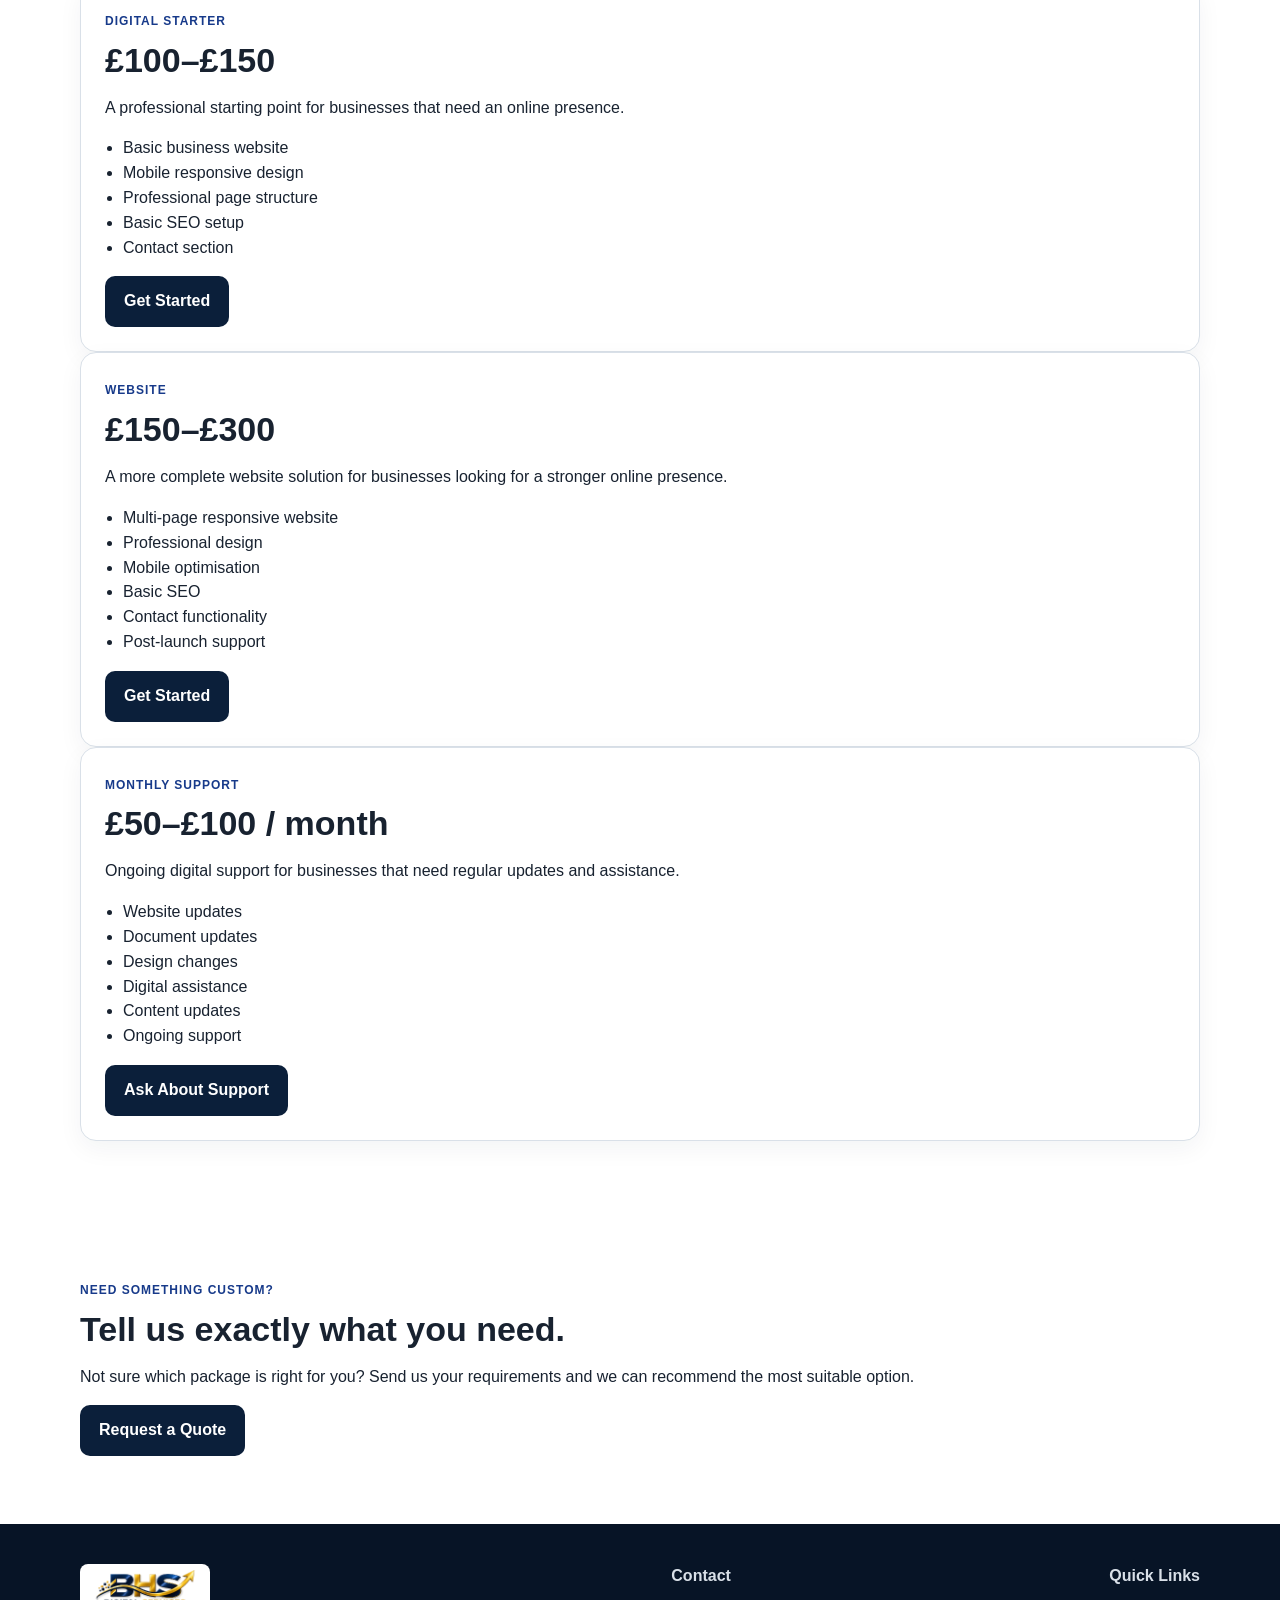
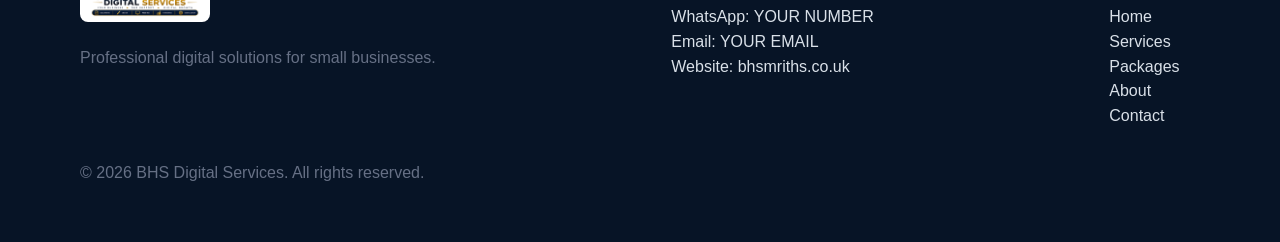
<file: packages.html>
<!doctype html>
<html lang="en">

<head>
  <meta charset="utf-8">
  <meta name="viewport" content="width=device-width, initial-scale=1">

  <title>Packages | BHS Digital Services</title>

  <meta name="description" content="Simple and transparent digital service packages for small businesses.">

  <meta name="robots" content="index,follow">
  <meta name="theme-color" content="#0b1f3a">

  <link rel="stylesheet" href="assets/style.css">
</head>

<body>

<!-- ================= HEADER ================= -->

<header class="site-header">

  <div class="container header-inner">

    <a href="index.html" class="brand">
      <img
        class="logo"
        src="assets/logo.png"
        alt="BHS Digital Services"
      >
    </a>

    <nav class="navlinks" id="mainNav">

      <a href="index.html">Home</a>

      <a href="services.html">Services</a>

      <a href="packages.html">Packages</a>

      <a href="about.html">About</a>

      <a href="contact.html">Contact</a>

    </nav>

    <a
      class="btn btn-primary header-quote"
      href="contact.html"
    >
      Get a Quote
    </a>

    <button
      class="menu-toggle"
      id="menuToggle"
      type="button"
      aria-label="Open menu"
      aria-expanded="false"
    >
      ☰
    </button>

  </div>

</header>


<!-- ================= MAIN ================= -->

<main>


  <!-- INTRO -->

  <section class="page-hero">

    <div class="container">

      <span class="kicker">
        TRANSPARENT PRICING
      </span>

      <h1>
        Packages with no mystery.
      </h1>

      <p class="lead">
        Starting prices are shown below. Final pricing depends
        on the exact scope and requirements.
      </p>

    </div>

  </section>


  <!-- PRICE NOTE -->

  <section>

    <div class="container">

      <div class="card">

        <h3>
          How to read the prices
        </h3>

        <p>
          When a package shows a range, the lower price is the
          standard version and the higher price is the enhanced
          or custom version. Contact us to confirm exactly what
          your project requires.
        </p>

      </div>

    </div>

  </section>


  <!-- PACKAGES -->

  <section>

    <div class="container">

      <div class="cards-grid">


        <!-- STARTER -->

        <article class="card">

          <span class="kicker">
            STARTER
          </span>

          <h2>
            £10–£15
          </h2>

          <p>
            Choose £10 for one simple standard document or
            £15 for a more detailed item.
          </p>

          <ul>

            <li>One professional document/design</li>

            <li>Business-ready formatting</li>

            <li>PDF-ready file</li>

            <li>1 revision</li>

            <li>Standard delivery</li>

          </ul>

          <a
            class="btn btn-primary"
            href="contact.html"
          >
            Get Started
          </a>

        </article>


        <!-- BUSINESS PACK -->

        <article class="card">

          <span class="kicker">
            BUSINESS PACK
          </span>

          <h2>
            £25–£75
          </h2>

          <p>
            A practical collection of documents and designs
            for small businesses.
          </p>

          <ul>

            <li>Multiple business documents</li>

            <li>Professional branded layout</li>

            <li>PDF files</li>

            <li>Up to 2 revisions</li>

            <li>Priority delivery</li>

          </ul>

          <a
            class="btn btn-primary"
            href="contact.html"
          >
            Get Started
          </a>

        </article>


        <!-- DIGITAL STARTER -->

        <article class="card">

          <span class="kicker">
            DIGITAL STARTER
          </span>

          <h2>
            £100–£150
          </h2>

          <p>
            A professional starting point for businesses
            that need an online presence.
          </p>

          <ul>

            <li>Basic business website</li>

            <li>Mobile responsive design</li>

            <li>Professional page structure</li>

            <li>Basic SEO setup</li>

            <li>Contact section</li>

          </ul>

          <a
            class="btn btn-primary"
            href="contact.html"
          >
            Get Started
          </a>

        </article>


        <!-- WEBSITE -->

        <article class="card">

          <span class="kicker">
            WEBSITE
          </span>

          <h2>
            £150–£300
          </h2>

          <p>
            A more complete website solution for businesses
            looking for a stronger online presence.
          </p>

          <ul>

            <li>Multi-page responsive website</li>

            <li>Professional design</li>

            <li>Mobile optimisation</li>

            <li>Basic SEO</li>

            <li>Contact functionality</li>

            <li>Post-launch support</li>

          </ul>

          <a
            class="btn btn-primary"
            href="contact.html"
          >
            Get Started
          </a>

        </article>


        <!-- MONTHLY SUPPORT -->

        <article class="card">

          <span class="kicker">
            MONTHLY SUPPORT
          </span>

          <h2>
            £50–£100 / month
          </h2>

          <p>
            Ongoing digital support for businesses that need
            regular updates and assistance.
          </p>

          <ul>

            <li>Website updates</li>

            <li>Document updates</li>

            <li>Design changes</li>

            <li>Digital assistance</li>

            <li>Content updates</li>

            <li>Ongoing support</li>

          </ul>

          <a
            class="btn btn-primary"
            href="contact.html"
          >
            Ask About Support
          </a>

        </article>


      </div>

    </div>

  </section>


  <!-- CUSTOM WORK -->

  <section>

    <div class="container">

      <div class="cta-box">

        <span class="kicker">
          NEED SOMETHING CUSTOM?
        </span>

        <h2>
          Tell us exactly what you need.
        </h2>

        <p>
          Not sure which package is right for you?
          Send us your requirements and we can recommend
          the most suitable option.
        </p>

        <a
          class="btn btn-primary"
          href="contact.html"
        >
          Request a Quote
        </a>

      </div>

    </div>

  </section>


</main>


<!-- ================= FOOTER ================= -->

<footer>

  <div class="container footer-grid">


    <div>

      <a href="index.html">

        <img
          class="footer-logo"
          src="assets/logo.png"
          alt="BHS Digital Services"
        >

      </a>

      <p class="muted">
        Professional digital solutions for small businesses.
      </p>

    </div>


    <div>

      <strong>
        Contact
      </strong>

      <p>
        WhatsApp: YOUR NUMBER<br>
        Email: YOUR EMAIL<br>
        Website: bhsmriths.co.uk
      </p>

    </div>


    <div>

      <strong>
        Quick Links
      </strong>

      <p>

        <a href="index.html">Home</a><br>

        <a href="services.html">Services</a><br>

        <a href="packages.html">Packages</a><br>

        <a href="about.html">About</a><br>

        <a href="contact.html">Contact</a>

      </p>

    </div>


  </div>


  <div class="container">

    <p class="muted">
      © 2026 BHS Digital Services. All rights reserved.
    </p>

  </div>

</footer>


<!-- ================= MOBILE MENU ================= -->

<script>

const menuToggle =
  document.getElementById("menuToggle");

const mainNav =
  document.getElementById("mainNav");


if (menuToggle && mainNav) {

  menuToggle.addEventListener("click", function () {

    const isOpen =
      mainNav.classList.toggle("menu-open");

    menuToggle.setAttribute(
      "aria-expanded",
      isOpen ? "true" : "false"
    );

    menuToggle.innerHTML =
      isOpen ? "×" : "☰";

  });


  mainNav.querySelectorAll("a").forEach(function(link) {

    link.addEventListener("click", function() {

      mainNav.classList.remove("menu-open");

      menuToggle.setAttribute(
        "aria-expanded",
        "false"
      );

      menuToggle.innerHTML = "☰";

    });

  });

}

</script>

</body>
</html>
</file>
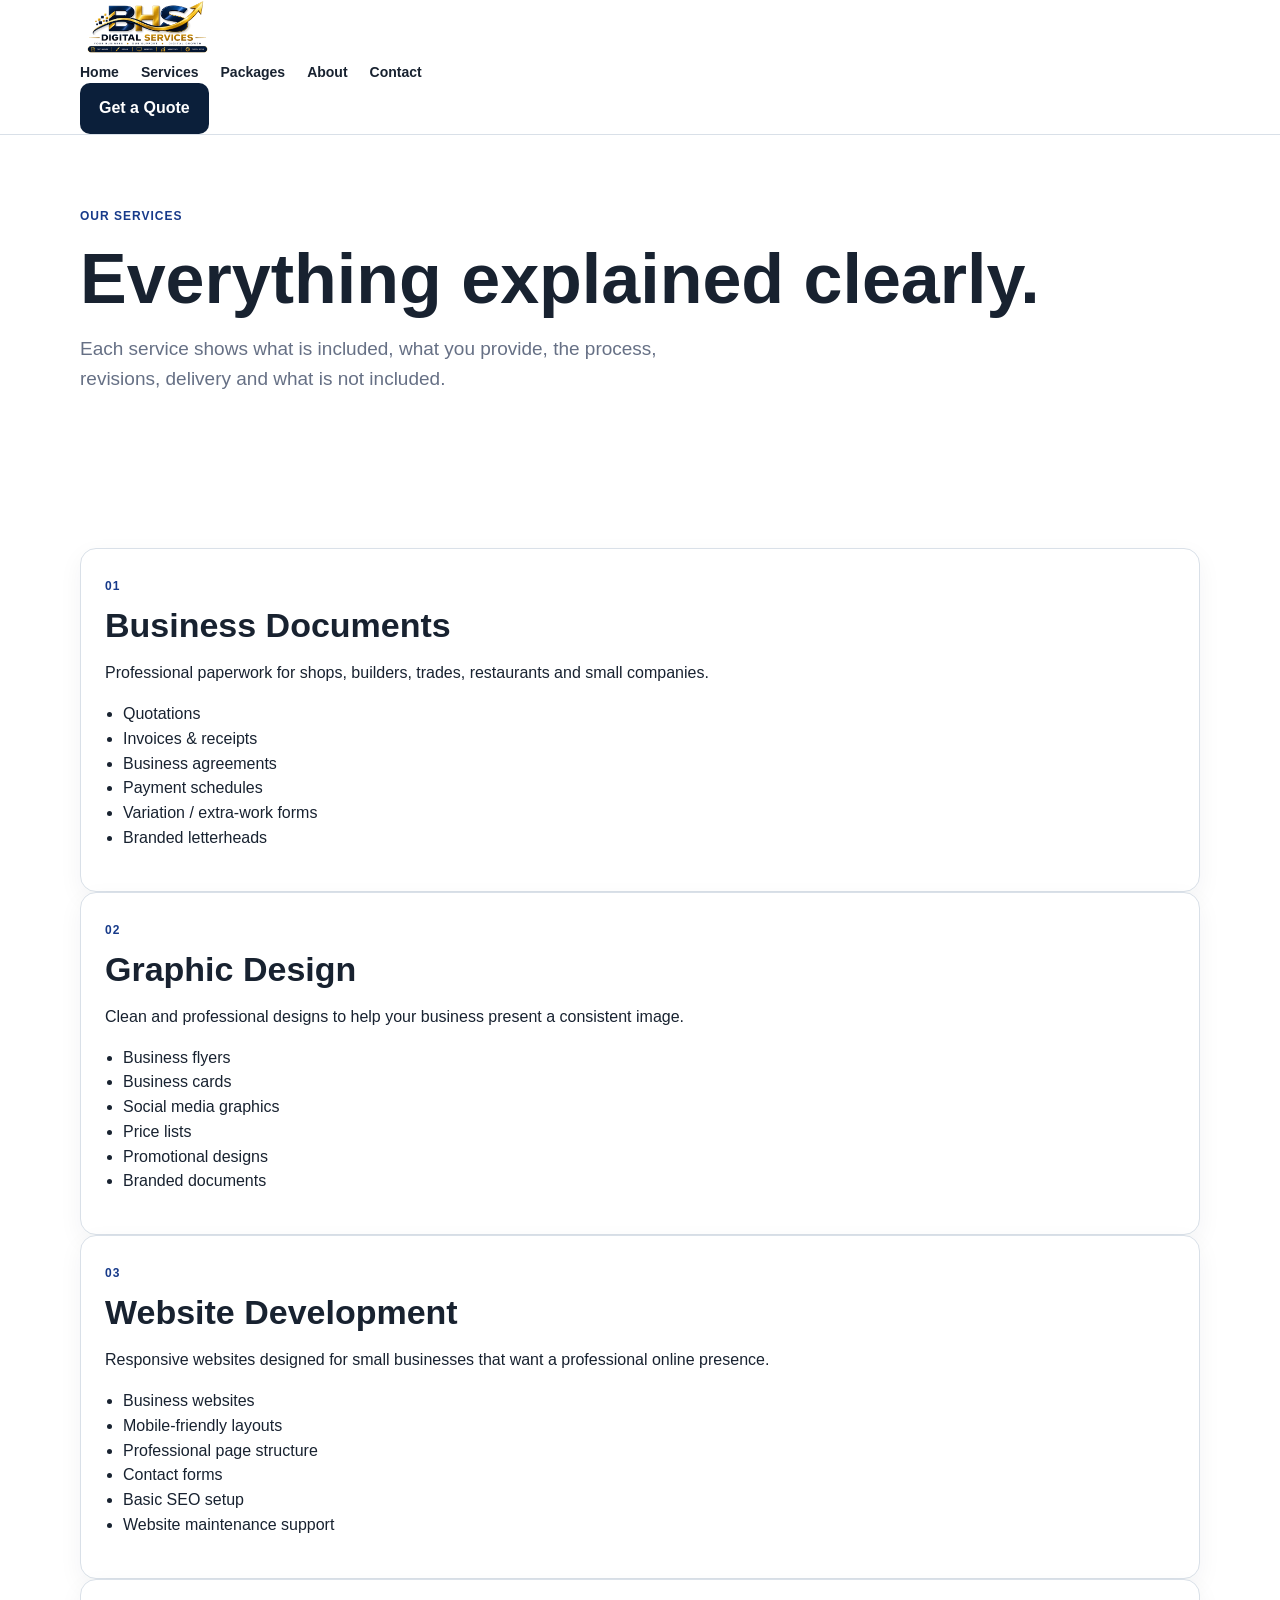
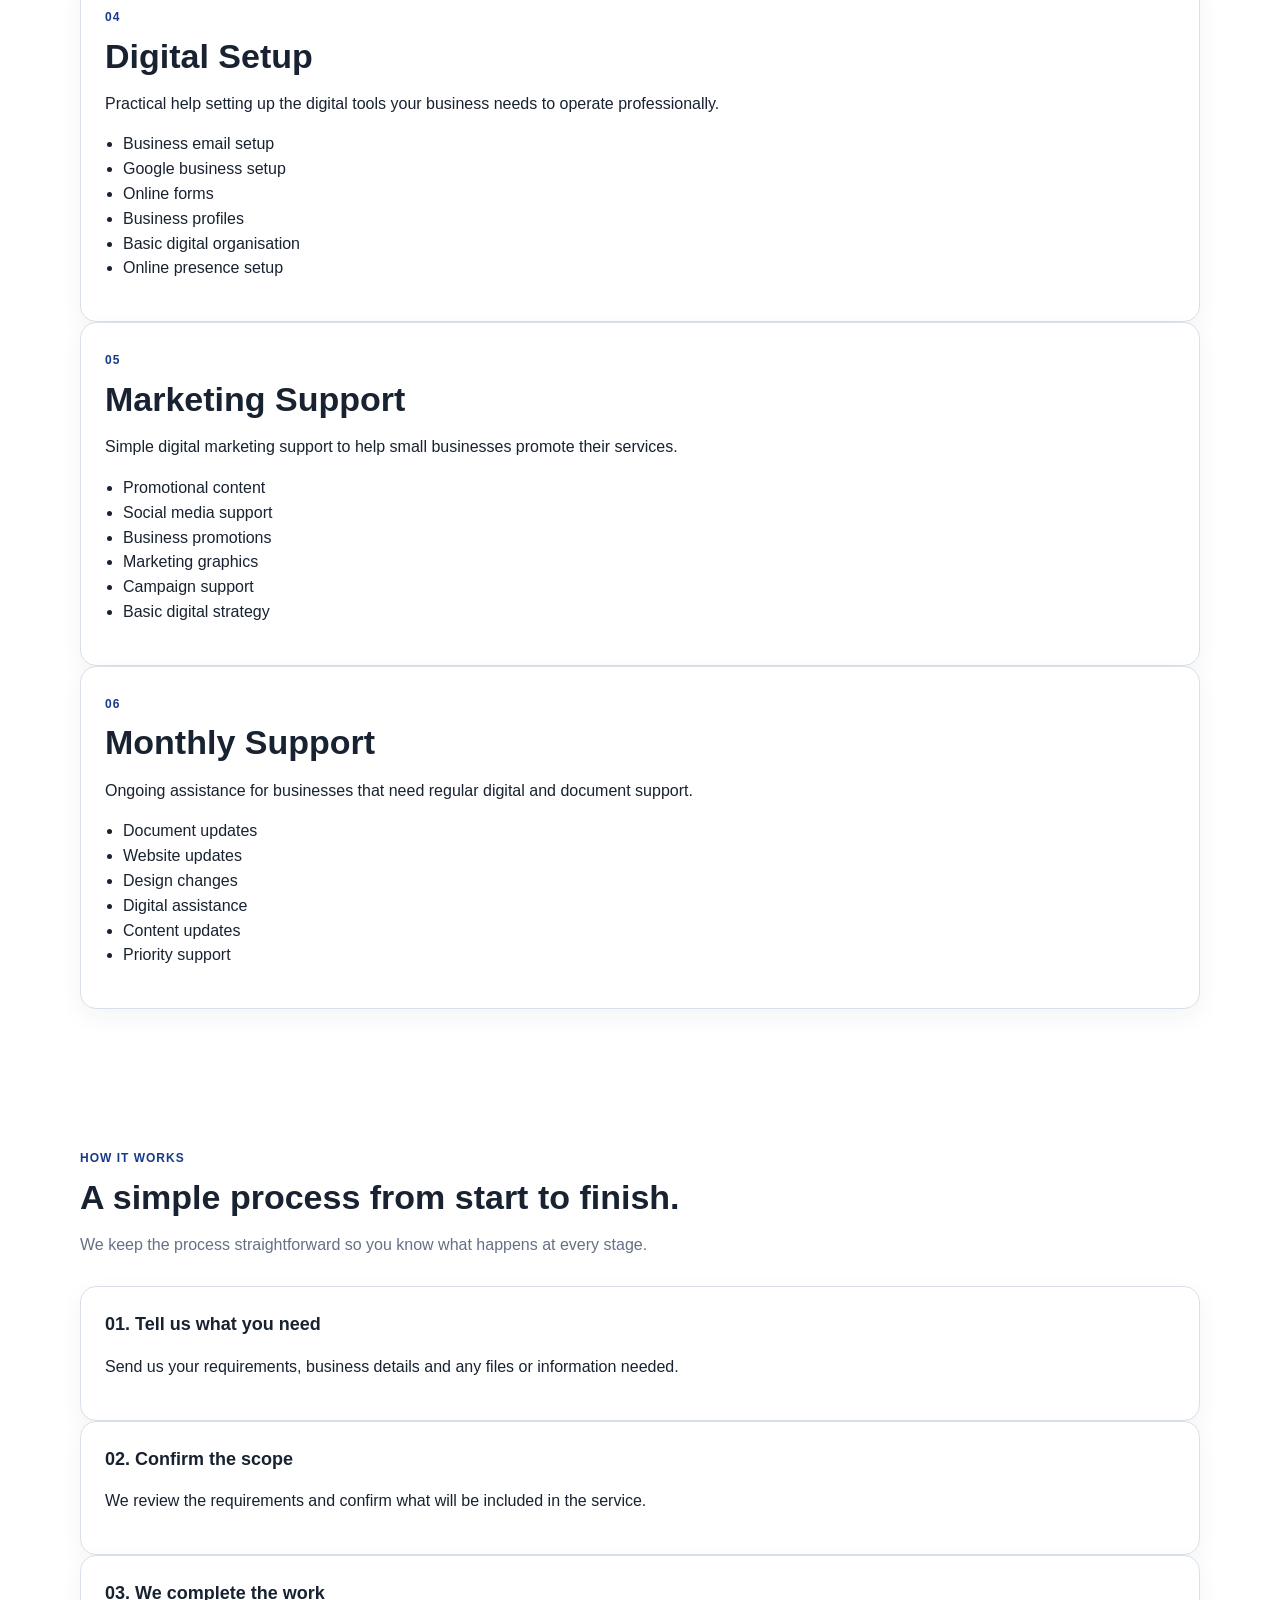
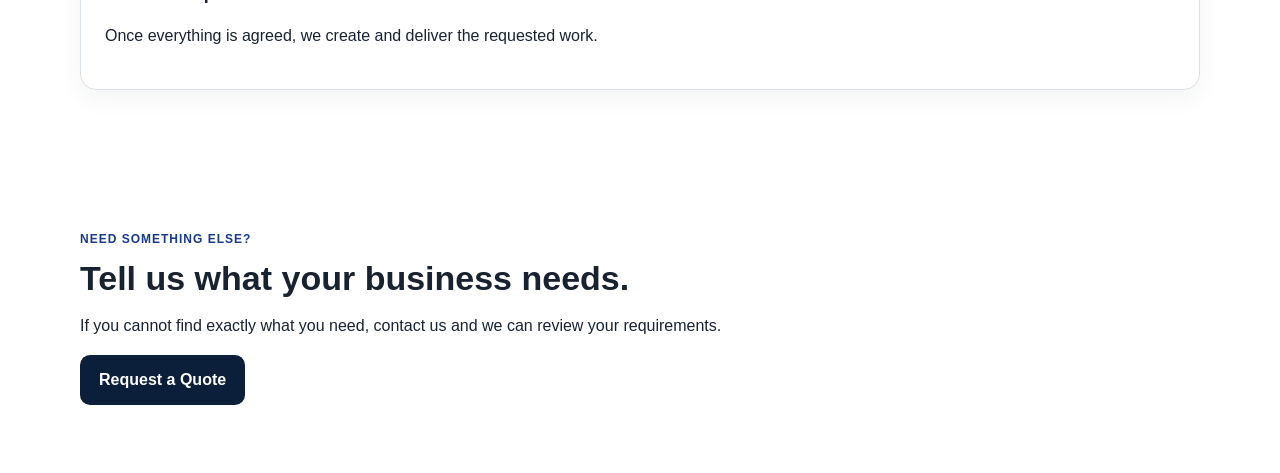
<file: services.html>
<!doctype html>
<html lang="en">

<head>
  <meta charset="utf-8">
  <meta name="viewport" content="width=device-width, initial-scale=1">

  <title>Services | BHS Digital Services</title>

  <meta name="description" content="Professional business documents, design, websites, digital setup and marketing support for small businesses.">
  <meta name="robots" content="index,follow">
  <meta name="theme-color" content="#0b1f3a">

  <link rel="stylesheet" href="assets/style.css">
</head>

<body>

<!-- ================= HEADER ================= -->

<header class="site-header">
  <div class="container header-inner">

    <a href="index.html" class="brand">
      <img
        class="logo"
        src="assets/logo.png"
        alt="BHS Digital Services"
      >
    </a>

    <nav class="navlinks" id="mainNav">

      <a href="index.html">Home</a>

      <a href="services.html">Services</a>

      <a href="packages.html">Packages</a>

      <a href="about.html">About</a>

      <a href="contact.html">Contact</a>

    </nav>

    <a
      class="btn btn-primary header-quote"
      href="contact.html"
    >
      Get a Quote
    </a>

    <button
      class="menu-toggle"
      id="menuToggle"
      type="button"
      aria-label="Open menu"
      aria-expanded="false"
    >
      ☰
    </button>

  </div>
</header>


<!-- ================= MAIN ================= -->

<main>

  <!-- PAGE INTRO -->

  <section class="page-hero">

    <div class="container">

      <span class="kicker">
        OUR SERVICES
      </span>

      <h1>
        Everything explained clearly.
      </h1>

      <p class="lead">
        Each service shows what is included, what you provide,
        the process, revisions, delivery and what is not included.
      </p>

    </div>

  </section>


  <!-- SERVICES -->

  <section>

    <div class="container">

      <div class="cards-grid">


        <!-- SERVICE 01 -->

        <article class="card">

          <span class="kicker">
            01
          </span>

          <h2>
            Business Documents
          </h2>

          <p>
            Professional paperwork for shops, builders,
            trades, restaurants and small companies.
          </p>

          <ul>

            <li>Quotations</li>

            <li>Invoices & receipts</li>

            <li>Business agreements</li>

            <li>Payment schedules</li>

            <li>Variation / extra-work forms</li>

            <li>Branded letterheads</li>

          </ul>

        </article>


        <!-- SERVICE 02 -->

        <article class="card">

          <span class="kicker">
            02
          </span>

          <h2>
            Graphic Design
          </h2>

          <p>
            Clean and professional designs to help your
            business present a consistent image.
          </p>

          <ul>

            <li>Business flyers</li>

            <li>Business cards</li>

            <li>Social media graphics</li>

            <li>Price lists</li>

            <li>Promotional designs</li>

            <li>Branded documents</li>

          </ul>

        </article>


        <!-- SERVICE 03 -->

        <article class="card">

          <span class="kicker">
            03
          </span>

          <h2>
            Website Development
          </h2>

          <p>
            Responsive websites designed for small businesses
            that want a professional online presence.
          </p>

          <ul>

            <li>Business websites</li>

            <li>Mobile-friendly layouts</li>

            <li>Professional page structure</li>

            <li>Contact forms</li>

            <li>Basic SEO setup</li>

            <li>Website maintenance support</li>

          </ul>

        </article>


        <!-- SERVICE 04 -->

        <article class="card">

          <span class="kicker">
            04
          </span>

          <h2>
            Digital Setup
          </h2>

          <p>
            Practical help setting up the digital tools your
            business needs to operate professionally.
          </p>

          <ul>

            <li>Business email setup</li>

            <li>Google business setup</li>

            <li>Online forms</li>

            <li>Business profiles</li>

            <li>Basic digital organisation</li>

            <li>Online presence setup</li>

          </ul>

        </article>


        <!-- SERVICE 05 -->

        <article class="card">

          <span class="kicker">
            05
          </span>

          <h2>
            Marketing Support
          </h2>

          <p>
            Simple digital marketing support to help small
            businesses promote their services.
          </p>

          <ul>

            <li>Promotional content</li>

            <li>Social media support</li>

            <li>Business promotions</li>

            <li>Marketing graphics</li>

            <li>Campaign support</li>

            <li>Basic digital strategy</li>

          </ul>

        </article>


        <!-- SERVICE 06 -->

        <article class="card">

          <span class="kicker">
            06
          </span>

          <h2>
            Monthly Support
          </h2>

          <p>
            Ongoing assistance for businesses that need
            regular digital and document support.
          </p>

          <ul>

            <li>Document updates</li>

            <li>Website updates</li>

            <li>Design changes</li>

            <li>Digital assistance</li>

            <li>Content updates</li>

            <li>Priority support</li>

          </ul>

        </article>


      </div>

    </div>

  </section>


  <!-- PROCESS -->

  <section>

    <div class="container">

      <div class="section-head">

        <span class="kicker">
          HOW IT WORKS
        </span>

        <h2>
          A simple process from start to finish.
        </h2>

        <p class="muted">
          We keep the process straightforward so you know
          what happens at every stage.
        </p>

      </div>


      <div class="cards-grid">


        <article class="card">

          <h3>
            01. Tell us what you need
          </h3>

          <p>
            Send us your requirements, business details
            and any files or information needed.
          </p>

        </article>


        <article class="card">

          <h3>
            02. Confirm the scope
          </h3>

          <p>
            We review the requirements and confirm what
            will be included in the service.
          </p>

        </article>


        <article class="card">

          <h3>
            03. We complete the work
          </h3>

          <p>
            Once everything is agreed, we create and
            deliver the requested work.
          </p>

        </article>


      </div>

    </div>

  </section>


  <!-- CTA -->

  <section>

    <div class="container">

      <div class="cta-box">

        <span class="kicker">
          NEED SOMETHING ELSE?
        </span>

        <h2>
          Tell us what your business needs.
        </h2>

        <p>
          If you cannot find exactly what you need,
          contact us and we can review your requirements.
        </p>

        <a
          class="btn btn-primary"
          href="contact.html"
        >
          Request a Quote
</file>
<file: assets/style.css>
:root{
 --navy:#0b1f3a; --blue:#173a8a; --gold:#f5b400; --ink:#182230; --muted:#667085;
 --soft:#f4f7fb; --line:#d9e0e8; --white:#fff; --shadow:0 18px 50px rgba(11,31,58,.10);
}
*{box-sizing:border-box} html{scroll-behavior:smooth}
body{margin:0;font-family:Inter,Arial,sans-serif;color:var(--ink);background:#fff;line-height:1.55}
a{text-decoration:none;color:inherit}.container{width:min(1120px,92%);margin:auto}
header{position:sticky;top:0;z-index:50;background:rgba(255,255,255,.96);backdrop-filter:blur(10px);border-bottom:1px solid var(--line)}
.nav{height:76px;display:flex;align-items:center;justify-content:space-between;gap:20px}
.logo{height:54px;width:auto;object-fit:contain}.navlinks{display:flex;gap:22px;align-items:center;font-size:14px;font-weight:700}
.navlinks a:hover{color:var(--blue)}.btn{display:inline-flex;align-items:center;justify-content:center;padding:12px 18px;border-radius:10px;font-weight:800;border:1px solid transparent;cursor:pointer}
.btn-primary{background:var(--navy);color:#fff}.btn-primary:hover{background:var(--blue)}
.btn-gold{background:var(--gold);color:var(--navy)}.btn-outline{border-color:var(--navy);color:var(--navy)}
.hero{padding:76px 0 60px;position:relative;overflow:hidden;background:linear-gradient(90deg,rgba(7,20,38,.97) 0%,rgba(11,31,58,.90) 48%,rgba(11,31,58,.72) 100%),url('brand-showcase.png') center/cover no-repeat;color:#fff}.hero .lead{color:#d9e0e8}.hero .eyebrow{background:rgba(245,180,0,.15);color:#ffd45a}.hero h1{color:#fff}.hero .btn-outline{border-color:#fff;color:#fff}
.hero-grid{display:grid;grid-template-columns:1.05fr .95fr;gap:55px;align-items:center}
.eyebrow{display:inline-block;padding:7px 10px;border-radius:999px;background:#eaf0ff;color:var(--blue);font-size:12px;font-weight:900;letter-spacing:.5px}
h1{font-size:clamp(42px,6vw,70px);line-height:1.02;margin:16px 0}.lead{font-size:19px;color:var(--muted);max-width:640px}
.hero-img{width:100%;border-radius:22px;box-shadow:var(--shadow);border:1px solid var(--line)}
.actions{display:flex;gap:12px;flex-wrap:wrap;margin-top:24px}
section{padding:68px 0}.section-head{max-width:720px;margin-bottom:28px}
.kicker{color:var(--blue);font-weight:900;text-transform:uppercase;font-size:12px;letter-spacing:1px}
h2{font-size:34px;line-height:1.15;margin:8px 0}.muted{color:var(--muted)}
.grid-3{display:grid;grid-template-columns:repeat(3,1fr);gap:18px}.grid-2{display:grid;grid-template-columns:repeat(2,1fr);gap:20px}
.card{background:#fff;border:1px solid var(--line);border-radius:16px;padding:24px;box-shadow:0 8px 25px rgba(11,31,58,.05)}
.card h3{margin:0 0 8px;font-size:18px}.price{font-size:25px;font-weight:900;color:var(--blue);margin:10px 0}.tag{font-size:12px;color:var(--muted);font-weight:800}
ul{padding-left:18px}.check li{margin:6px 0}.check li::marker{color:var(--gold)}
.band{background:var(--navy);color:#fff}.band .muted{color:#d9e0e8}
.steps{display:grid;grid-template-columns:repeat(4,1fr);gap:15px}.step{padding:22px;border:1px solid rgba(255,255,255,.18);border-radius:14px;background:rgba(255,255,255,.06)}
.num{width:34px;height:34px;border-radius:50%;display:grid;place-items:center;background:var(--gold);color:var(--navy);font-weight:900;margin-bottom:12px}
.gallery{display:grid;grid-template-columns:1.3fr 1fr 1fr;gap:16px}.gallery img{width:100%;height:220px;object-fit:cover;border-radius:16px;border:1px solid var(--line);box-shadow:0 8px 25px rgba(11,31,58,.06)}
.gallery img:first-child{height:456px;grid-row:span 2}.template{display:flex;flex-direction:column;gap:12px}.template img{width:100%;border-radius:14px;border:1px solid var(--line)}
.cta{background:linear-gradient(135deg,var(--navy),var(--blue));color:#fff;border-radius:22px;padding:42px}
footer{background:#071426;color:#d9e0e8;padding:40px 0}.footer-grid{display:flex;justify-content:space-between;gap:30px}.footer-logo{height:58px;background:#fff;border-radius:8px;padding:5px}
form{display:grid;gap:12px}.form-grid{display:grid;grid-template-columns:1fr 1fr;gap:12px}
input,textarea,select{width:100%;padding:13px;border:1px solid var(--line);border-radius:10px;font:inherit}textarea{min-height:140px;resize:vertical}
.notice{padding:13px 15px;background:var(--soft);border-left:4px solid var(--gold);border-radius:8px}
.mobile-preview{max-width:390px;margin:auto;border:9px solid #111;border-radius:32px;overflow:hidden;box-shadow:var(--shadow);background:#fff}
.mobile-preview .screen{padding:16px}.mobile-preview img{width:100%;border-radius:14px}
@media(max-width:850px){.navlinks{display:none}.hero-grid,.grid-3,.grid-2,.steps,.gallery{grid-template-columns:1fr}.gallery img:first-child{height:240px;grid-row:auto}.hero{padding-top:48px}section{padding:52px 0}.form-grid{grid-template-columns:1fr}.footer-grid{flex-direction:column}}

.template-grid{display:grid;grid-template-columns:repeat(3,1fr);gap:18px}
.template-card{border:1px solid var(--line);border-radius:16px;padding:18px;background:#fff;box-shadow:0 8px 25px rgba(11,31,58,.06);cursor:pointer;transition:.18s}
.template-card:hover{transform:translateY(-3px);box-shadow:0 14px 35px rgba(11,31,58,.11)}
.template-card img{width:100%;height:300px;object-fit:contain;border-radius:11px;border:1px solid var(--line);background:var(--soft)}
.template-card h3{margin:12px 0 4px}.template-card p{margin:0;color:var(--muted);font-size:13px}
.modal{display:none;position:fixed;inset:0;background:rgba(3,10,20,.78);z-index:100;align-items:center;justify-content:center;padding:20px}
.modal.open{display:flex}.modal-box{background:#fff;width:min(760px,96vw);max-height:92vh;overflow:auto;border-radius:18px;padding:18px;position:relative}
.modal-box iframe{width:100%;height:70vh;border:1px solid var(--line);border-radius:10px}.close{position:absolute;right:14px;top:10px;border:0;background:#111;color:#fff;border-radius:50%;width:34px;height:34px;font-size:20px;cursor:pointer}
@media(max-width:850px){.template-grid{grid-template-columns:1fr}.template-card img{height:260px}}

/* Premium motion & attraction */
.reveal{opacity:0;transform:translateY(22px);animation:reveal .75s ease forwards}
.reveal.d2{animation-delay:.12s}.reveal.d3{animation-delay:.24s}.reveal.d4{animation-delay:.36s}
@keyframes reveal{to{opacity:1;transform:none}}
.pulse-dot{display:inline-block;width:8px;height:8px;border-radius:50%;background:var(--gold);margin-right:7px;animation:pulse 1.5s infinite}
@keyframes pulse{0%,100%{opacity:1;box-shadow:0 0 0 0 rgba(245,180,0,.5)}50%{opacity:.45;box-shadow:0 0 0 8px rgba(245,180,0,0)}}
.rolling-wrap{min-height:34px;margin-top:15px;font-size:21px;font-weight:900;color:var(--gold);overflow:hidden}
.roll-word{display:inline-block;animation:wordIn .55s ease both}
@keyframes wordIn{from{opacity:0;transform:translateY(100%)}to{opacity:1;transform:translateY(0)}}
.marquee{margin-top:25px;overflow:hidden;border-top:1px solid rgba(255,255,255,.15);border-bottom:1px solid rgba(255,255,255,.15);padding:11px 0;white-space:nowrap}
.marquee-track{display:inline-block;animation:marquee 22s linear infinite}
.marquee span{margin-right:42px;color:#d9e0e8;font-size:12px;font-weight:800}
@keyframes marquee{from{transform:translateX(0)}to{transform:translateX(-50%)}}
.service-icon{width:42px;height:42px;border-radius:12px;background:var(--soft);display:grid;place-items:center;font-weight:900;color:var(--blue);margin-bottom:13px}
.card:hover{transform:translateY(-4px);transition:.2s;box-shadow:0 16px 38px rgba(11,31,58,.10)}
.template-card{position:relative;overflow:hidden}
.template-card .view-badge{position:absolute;top:28px;right:28px;background:var(--navy);color:#fff;padding:7px 10px;border-radius:999px;font-size:11px;font-weight:900}
.template-card img{height:330px;object-fit:contain;background:#f8fafc;padding:8px}
.template-detail{padding-top:12px}
.template-detail strong{color:var(--blue)}
.statbar{display:grid;grid-template-columns:repeat(4,1fr);gap:12px;margin-top:26px}
.stat{padding:18px;border:1px solid var(--line);border-radius:14px;background:#fff;text-align:center}
.stat b{display:block;font-size:24px;color:var(--blue)}
.faq{border:1px solid var(--line);border-radius:12px;padding:15px;margin:9px 0;background:#fff}
.faq summary{font-weight:900;cursor:pointer;color:var(--navy)}
@media(max-width:850px){.statbar{grid-template-columns:repeat(2,1fr)}.rolling-wrap{font-size:18px}.template-card img{height:310px}}

.package-modal-box{width:min(850px,96vw)}
.package-modal-box>.price{font-size:30px}
.package-modal-box .card{box-shadow:none;background:var(--soft)}
.card[role="button"]{cursor:pointer}
.card[role="button"]:focus{outline:3px solid rgba(245,180,0,.45);outline-offset:3px}

.business-selector{display:flex;flex-wrap:wrap;gap:10px;margin:22px 0}
.business-tab{border:1px solid var(--line);background:#fff;color:var(--navy);padding:12px 15px;border-radius:999px;font-weight:900;cursor:pointer;transition:.18s}
.business-tab:hover{transform:translateY(-2px);box-shadow:0 8px 20px rgba(11,31,58,.08)}
.business-tab.active{background:var(--navy);color:#fff;border-color:var(--navy);box-shadow:0 8px 20px rgba(11,31,58,.14)}
.business-panel{border:1px solid var(--line);border-radius:20px;padding:24px;background:#fff;box-shadow:0 12px 35px rgba(11,31,58,.07)}
.business-panel-head{display:flex;justify-content:space-between;gap:24px;align-items:center;border-bottom:1px solid var(--line);padding-bottom:20px}
.business-panel-head h3{font-size:27px;margin:5px 0}
.business-panel-head p{max-width:650px;margin:0;color:var(--muted)}
.business-service-grid{display:grid;grid-template-columns:repeat(2,1fr);gap:14px;margin:20px 0}
.business-service{display:flex;gap:14px;padding:17px;border:1px solid var(--line);border-radius:14px;background:var(--soft)}
.business-service>span{font-weight:900;color:var(--gold);font-size:13px}
.business-service h4{margin:0 0 4px;color:var(--navy)}
.business-service p{margin:0;color:var(--muted);font-size:13px;line-height:1.55}
@media(max-width:700px){.business-panel-head{display:block}.business-panel-head .btn{margin-top:14px}.business-service-grid{grid-template-columns:1fr}.business-selector{gap:8px}.business-tab{width:100%;text-align:left}}

/* Hero headline overflow fix */
.hero h1{
  font-size:clamp(42px,5.2vw,72px);
  line-height:1.04;
  letter-spacing:-1.5px;
  max-width:980px;
  overflow-wrap:anywhere;
  word-break:normal;
}
.hero .container{min-width:0}
.hero .lead{max-width:760px}
@media(max-width:900px){
  .hero h1{font-size:clamp(38px,8vw,58px);max-width:100%}
}
@media(max-width:600px){
  .hero{padding:54px 0 44px}
  .hero h1{font-size:clamp(34px,10vw,46px);letter-spacing:-.7px;line-height:1.08}
  .hero .lead{font-size:16px;line-height:1.55}
}

.selected-package{margin:0 0 20px;padding:20px 22px;border:1px solid var(--gold);border-radius:16px;background:linear-gradient(135deg,#fffaf0,#fff);box-shadow:0 8px 25px rgba(11,31,58,.06)}
.selected-package h3{margin:5px 0 3px;font-size:24px;color:var(--navy)}
.selected-package p{margin:3px 0;color:var(--muted)}
.selected-package p:nth-of-type(1){font-weight:900;color:var(--blue)}
    /* ===== BHS MOBILE RESPONSIVE FIX - FINAL ===== */

@media screen and (max-width: 850px) {

  html,
  body {
    width: 100% !important;
    max-width: 100% !important;
    min-width: 0 !important;
    overflow-x: hidden !important;
  }

  body {
    position: relative;
  }

  .container {
    width: 100% !important;
    max-width: 100% !important;
    padding-left: 22px !important;
    padding-right: 22px !important;
    margin: 0 auto !important;
    min-width: 0 !important;
  }

  /* HERO */
  .hero {
    width: 100% !important;
    max-width: 100% !important;
    overflow: hidden !important;
    padding: 48px 0 42px !important;
  }

  .hero-grid {
    display: block !important;
    width: 100% !important;
    max-width: 100% !important;
    min-width: 0 !important;
  }

  .hero-grid > div {
    display: block !important;
    width: 100% !important;
    max-width: 100% !important;
    min-width: 0 !important;
  }

  /* HERO TITLE */
  .hero h1 {
    display: block !important;
    width: 100% !important;
    max-width: 100% !important;
    min-width: 0 !important;

    font-size: 40px !important;
    line-height: 1.08 !important;

    margin: 16px 0 !important;

    white-space: normal !important;
    overflow: visible !important;
    overflow-wrap: normal !important;
    word-break: normal !important;
  }

  /* HERO DESCRIPTION */
  .hero .lead {
    display: block !important;
    width: 100% !important;
    max-width: 100% !important;
    min-width: 0 !important;

    font-size: 16px !important;
    line-height: 1.55 !important;

    white-space: normal !important;
    overflow-wrap: break-word !important;
  }

  /* MOVING WORD */
  .rolling-wrap {
    width: 100% !important;
    max-width: 100% !important;
    overflow: hidden !important;
  }

  /* MOVING SERVICES */
  .marquee {
    display: block !important;
    width: 100% !important;
    max-width: 100% !important;
    overflow: hidden !important;
    white-space: nowrap !important;
  }

  .marquee-track {
    display: inline-flex !important;
    width: max-content !important;
    max-width: none !important;
    white-space: nowrap !important;
  }

  /* BUTTONS */
  .actions {
    width: 100% !important;
    max-width: 100% !important;
    display: flex !important;
    flex-direction: column !important;
  }

  .actions .btn {
    width: 100% !important;
    max-width: 100% !important;
  }

  /* HERO IMAGE */
  .hero-img {
    display: block !important;
    width: 100% !important;
    max-width: 100% !important;
    height: auto !important;
    margin-top: 30px !important;
  }

  /* ALL SECTIONS */
  section {
    width: 100% !important;
    max-width: 100% !important;
    overflow: hidden !important;
  }

  /* BUSINESS SELECTOR */
  .business-selector {
    width: 100% !important;
    max-width: 100% !important;
  }

  .business-tab {
    width: 100% !important;
    max-width: 100% !important;
  }

  /* BUSINESS CONTENT */
  .business-panel {
    width: 100% !important;
    max-width: 100% !important;
    min-width: 0 !important;
  }

  .business-service-grid {
    width: 100% !important;
    max-width: 100% !important;
    grid-template-columns: 1fr !important;
  }

  /* CARDS */
  .card,
  .template-card,
  .stat {
    max-width: 100% !important;
    min-width: 0 !important;
  }

  /* IMAGES */
  img,
  iframe {
    max-width: 100% !important;
  }
}


/* SMALL PHONES */
@media screen and (max-width: 480px) {

  .container {
    padding-left: 18px !important;
    padding-right: 18px !important;
  }

  .hero h1 {
    font-size: 36px !important;
    line-height: 1.1 !important;
  }

  .hero {
    padding-top: 40px !important;
  }
}/* ===== BHS MOBILE MENU ===== */

.menu-toggle {
  display: none;
  border: 0;
  background: var(--navy);
  color: #fff;
  width: 48px;
  height: 44px;
  border-radius: 10px;
  font-size: 25px;
  font-weight: 900;
  cursor: pointer;
  align-items: center;
  justify-content: center;
}

@media (max-width: 850px) {

  .nav {
    height: 76px;
    gap: 10px;
  }

  .logo {
    height: 52px;
    max-width: 190px;
  }

  .navlinks {
    display: none !important;
    position: absolute;
    top: 76px;
    left: 0;
    right: 0;
    width: 100%;
    background: #fff;
    border-bottom: 1px solid var(--line);
    box-shadow: 0 15px 30px rgba(11,31,58,.12);
    padding: 12px 18px 18px;
    flex-direction: column;
    align-items: stretch;
    gap: 4px;
    z-index: 100;
  }

  .navlinks.menu-open {
    display: flex !important;
  }

  .navlinks a {
    padding: 14px 12px;
    border-radius: 9px;
    font-size: 16px;
  }

  .navlinks a:hover {
    background: var(--soft);
  }

  .header-quote {
    display: none !important;
  }

  .menu-toggle {
    display: flex !important;
    flex-shrink: 0;
  }
}
/* INNER PAGES - MOBILE HEADER FIX */
@media (max-width: 768px) {

  header .header-inner {
    position: relative !important;
    min-height: 105px !important;
    display: flex !important;
    align-items: center !important;
    justify-content: space-between !important;
  }

  header .logo-link {
    position: relative !important;
    z-index: 20 !important;
    display: block !important;
    flex-shrink: 0 !important;
  }

  header .logo {
    position: relative !important;
    width: 190px !important;
    height: auto !important;
    display: block !important;
  }

  header .menu-toggle {
    position: relative !important;
    z-index: 30 !important;
    margin-left: auto !important;
    flex-shrink: 0 !important;
  }

  header .header-quote {
    display: none !important;
  }

  header .navlinks {
    position: absolute !important;
    top: 100% !important;
    left: 0 !important;
    right: 0 !important;
    z-index: 100 !important;
  }
}
</file>
